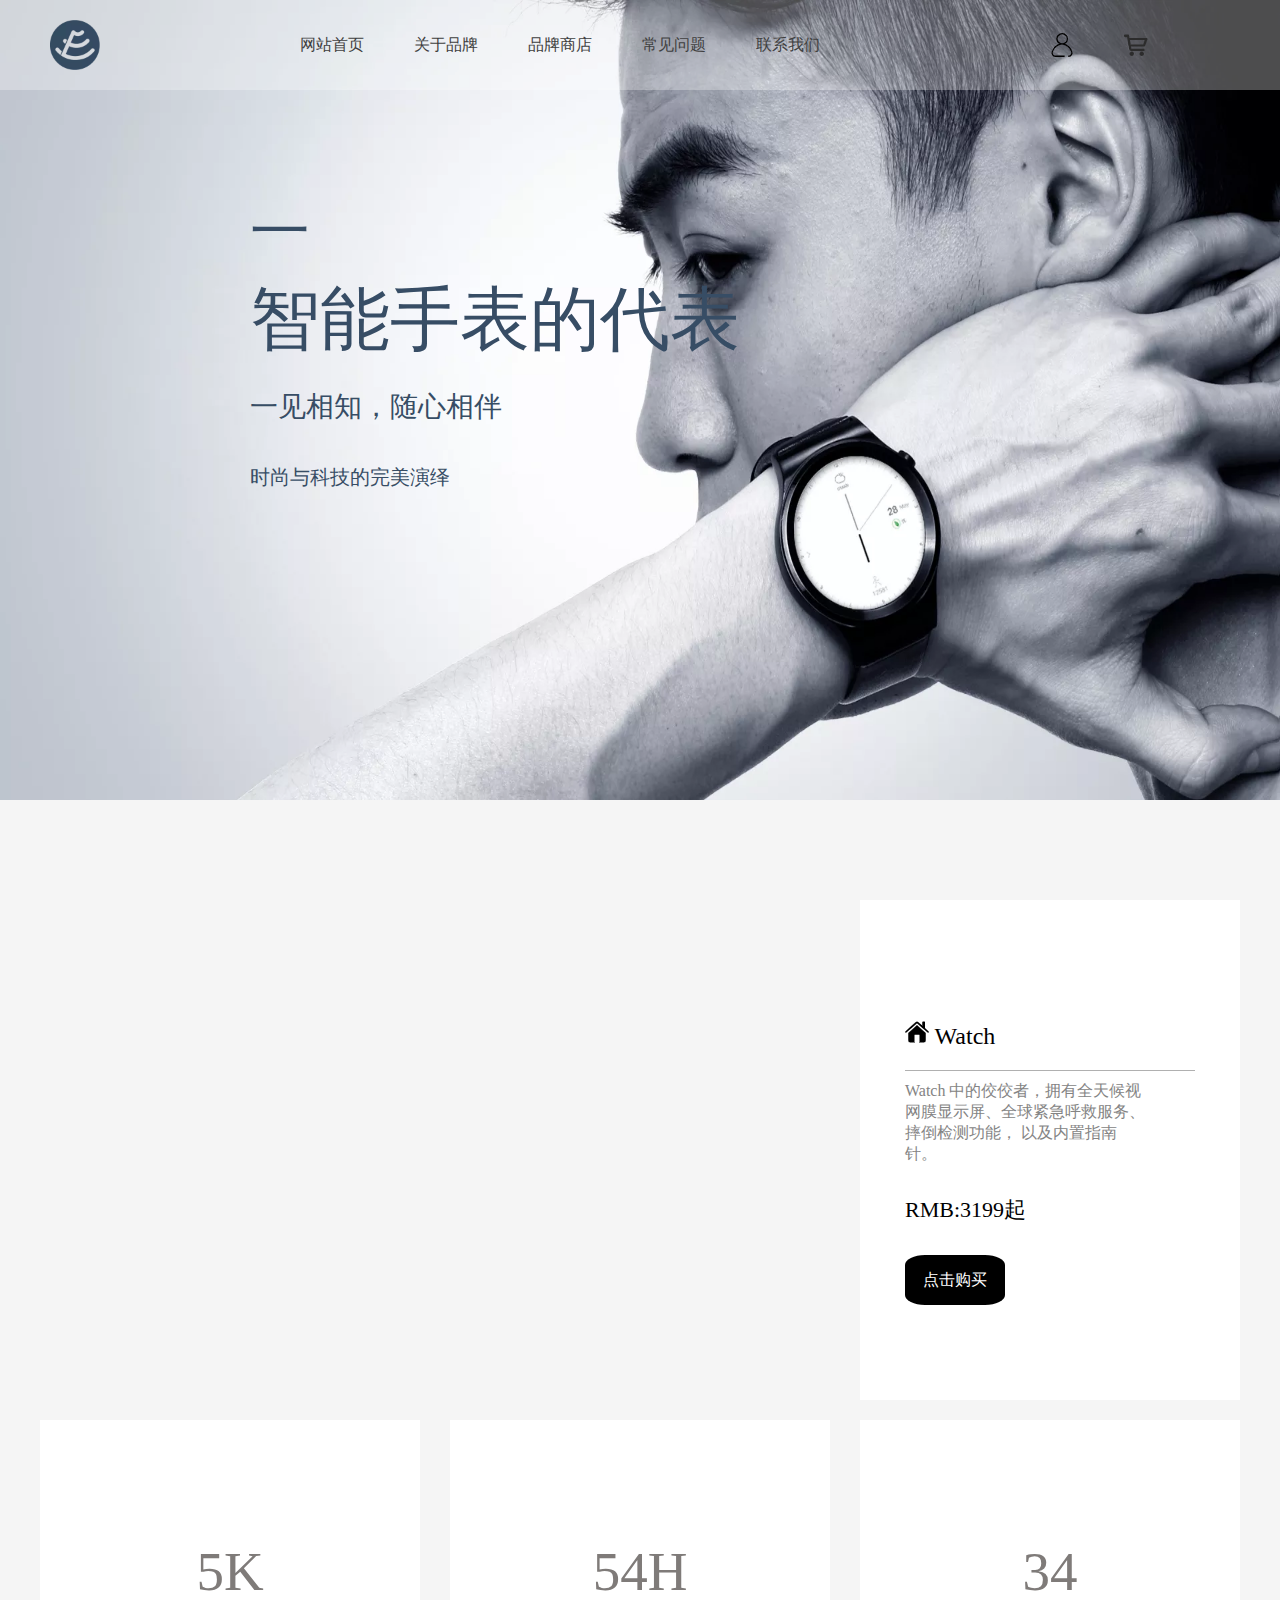
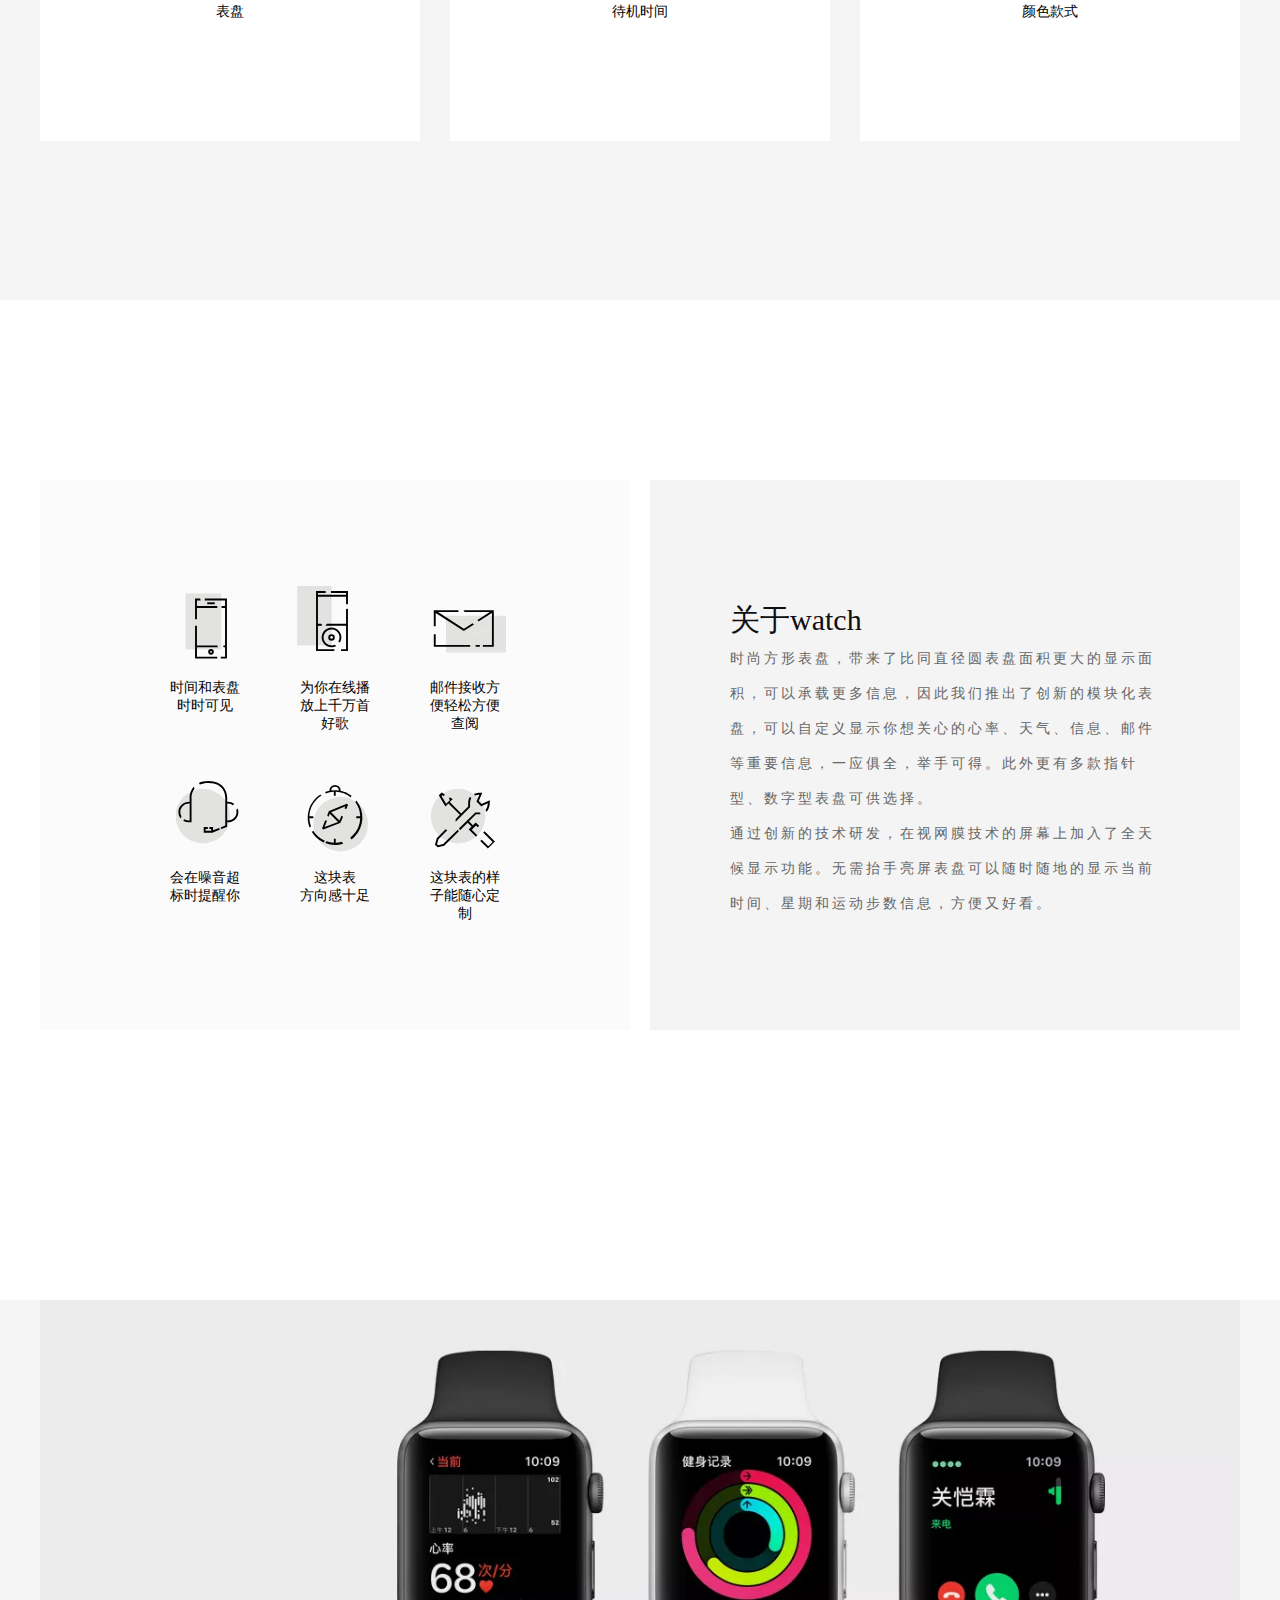
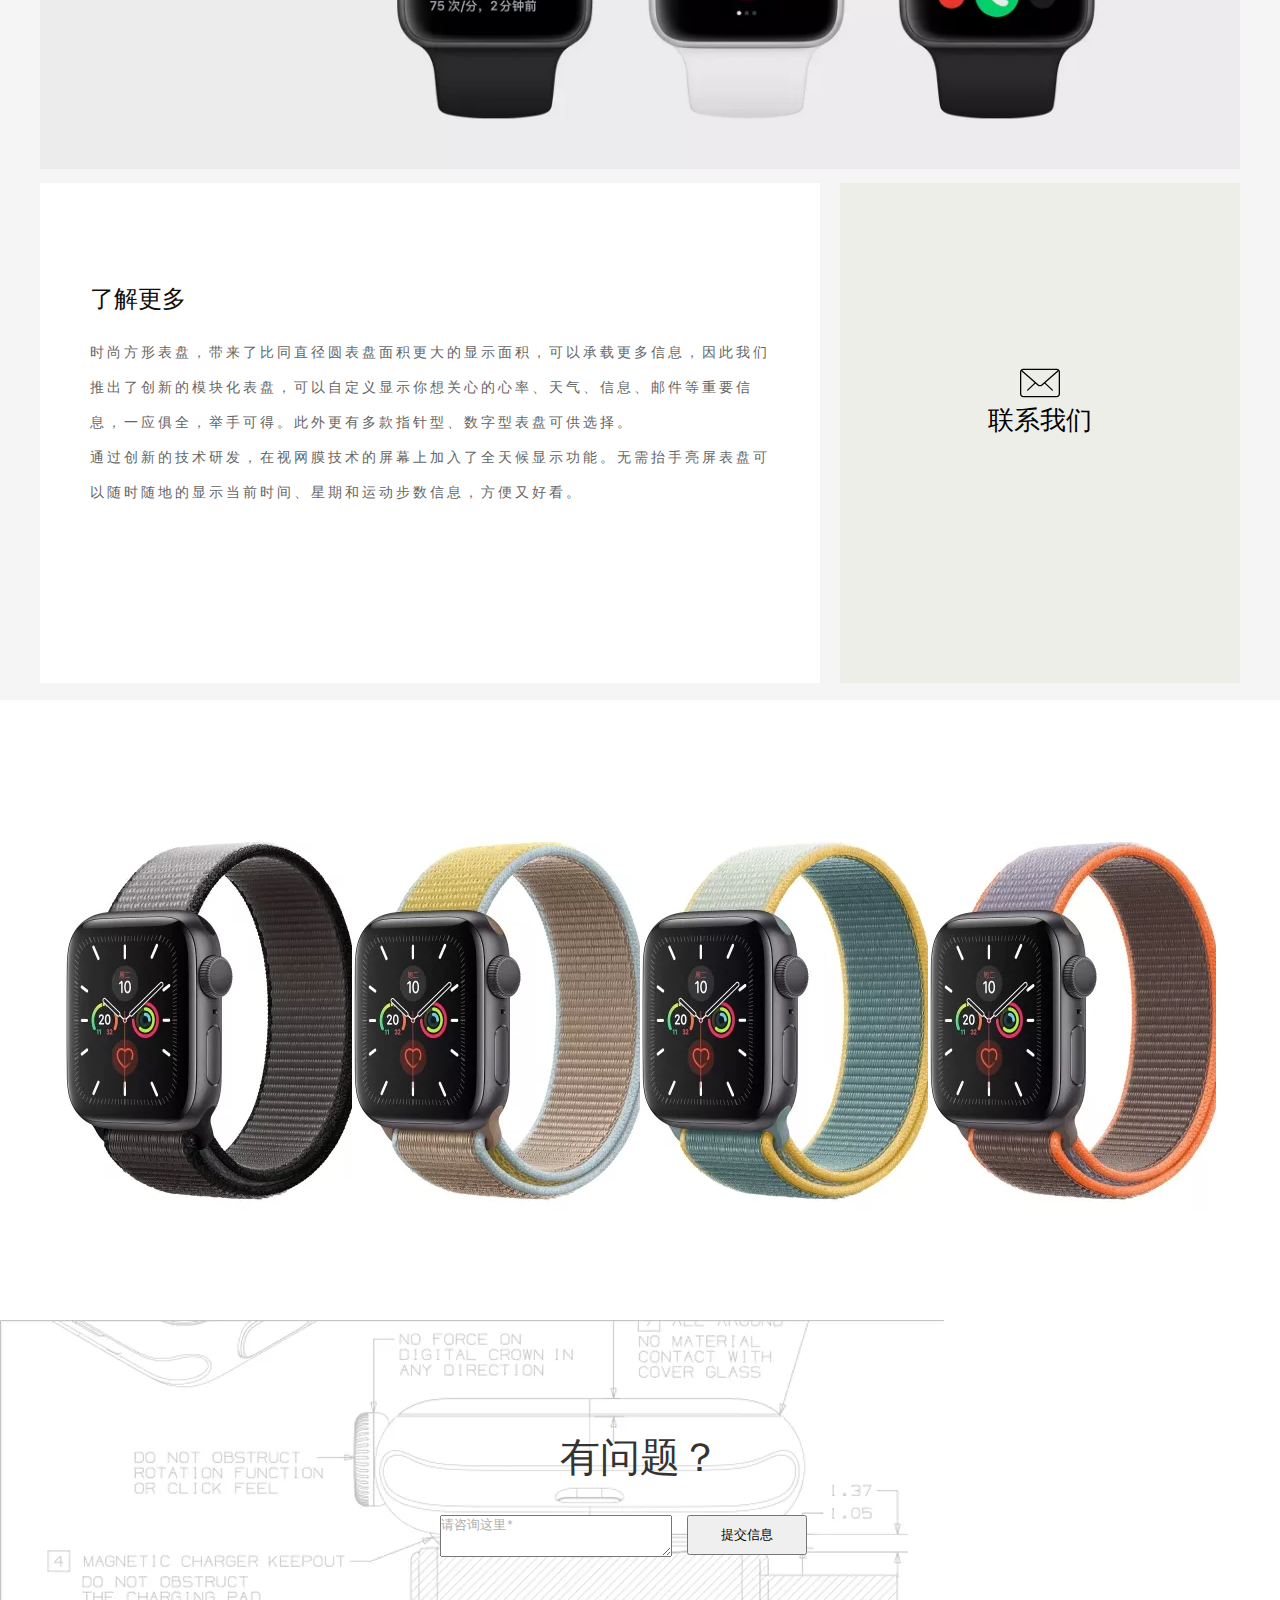
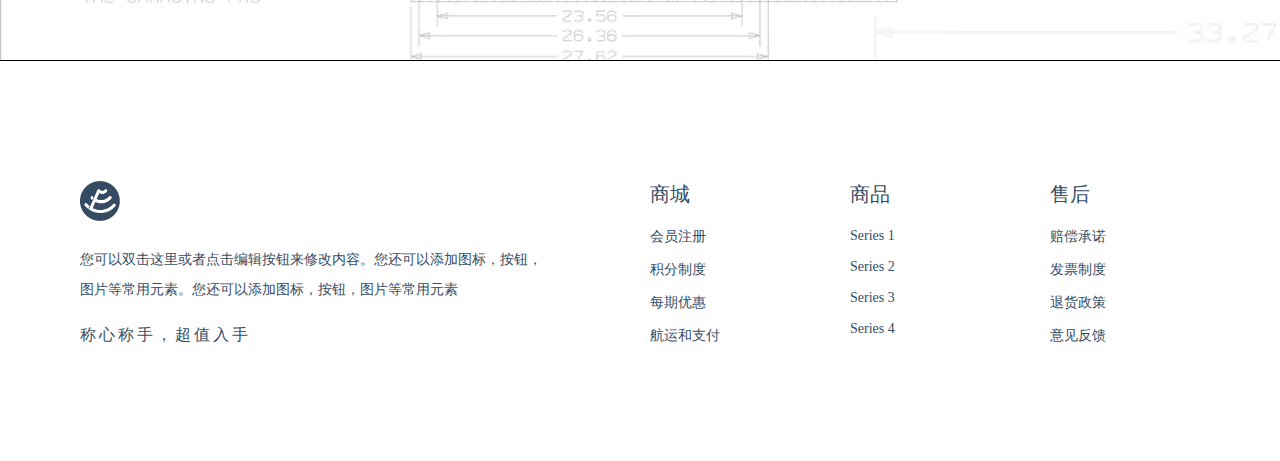
<file: 一个新起飞页站点/index.html>
<!DOCTYPE html>
<html>
	<head>
		<meta charset="utf-8" />
		<title>一个新起飞页站点</title>
		<link rel="stylesheet" type="text/css" href="css/index.css"/>
		<link rel="icon" type="text/css" href="img/logo.webp"/>
	</head>
	<body>
		<div class="box">
			<!-- header -->
			<div class="header">
				<div class="nav">
					<div class="con1">
						<img src="img/logo.webp" >
						<div class="nav1">
							<ul>
								<li><a href="index.html">网站首页</a></li>
								<li><a href="brand.html">关于品牌</a></li>
								<li><a href="BrandStore.html">品牌商店</a></li>
								<li><a href="questions.html">常见问题</a></li>
								<li><a href="contact.html">联系我们</a></li>
							</ul>
						</div>
						<div class="nav2">
							<ul>
								<li>
									<a href="register.html" >
										<img src="img/personal.png" >
									</a>
								</li>
								<li>
									<a href="cart.html"><img src="img/shopcar.png" ></a>
									<div class="shop-show">购物车里没有商品</div>
								</li>
							</ul>
						</div>
					</div>
				</div>
				
				<!--  -->
				<div class="words">
					<span class="one">一</span>
					<span class="two">智能手表的代表</span>
					<span class="three">一见相知，随心相伴</span>
					<span class="four">时尚与科技的完美演绎</span>
				</div>
			</div>
			
			<!-- watch -->
			<div class="watch">
				<div class="con2">
					<div class="pic">
						<!-- <img src="img/watch-one.webp" > -->
					</div>
					<div class="intro">
						<div class="title">
							<img src="img/house.png" >
							<span>Watch</span>
						</div>
						<div class="desc">
							Watch 中的佼佼者，拥有全天候视网膜显示屏、全球紧急呼救服务、摔倒检测功能，								以及内置指南针。
						</div>
						<div class="price">RMB:3199起</div>
						<div class="buy">
							<a href="">点击购买</a>
						</div>
					</div>
					<div class="intro1">
						<span>5K</span>
						<div>表盘</div>
					</div>
					<div class="intro1">
						<span>54H</span>
						<div>待机时间</div>
					</div>
					<div class="intro1">
						<span>34</span>
						<div>颜色款式</div>
					</div>
				</div>
			</div>
			
			<!-- about watch -->
			<div class="about">
				<div class="con3">
					<div class="about-left">
						<div class="about-pic">
							<ul>
								<li>
									<img src="img/a-pic1.svg" >
									<span>时间和表盘时时可见</span>
								</li>
								<li>
									<img src="img/a-pic2.svg" >
									<span>为你在线播放上千万首好歌</span>
								</li>
								<li>
									<img src="img/a-pic3.svg" >
									<span>邮件接收方便轻松方便查阅</span>
								</li>
							</ul>
						</div>
						<div class="about-pic">
							<ul>
								<li>
									<img src="img/a-pic4.svg" >
									<span>会在噪音超标时提醒你</span>
								</li>
								<li>
									<img src="img/a-pic5.svg" >
									<span>这块表<br>方向感十足</span>
								</li>
								<li>
									<img src="img/a-pic6.svg" >
									<span>这块表的样子能随心定制</span>
								</li>
							</ul>
						</div>
					</div>
					<div class="about-right">
						<div class="about-watch">
							<div>关于watch</div>
							<span>时尚方形表盘，带来了比同直径圆表盘面积更大的显示面积，可以承载更多信息，因此我们推出了创新的模块化表盘，可以自定义显示你想关心的心率、天气、信息、邮件等重要信息，一应俱全，举手可得。此外更有多款指针型、数字型表盘可供选择。</span>
							<span>通过创新的技术研发，在视网膜技术的屏幕上加入了全天候显示功能。无需抬手亮屏表盘可以随时随地的显示当前时间、星期和运动步数信息，方便又好看。</span>
						</div>
					</div>
				</div>
			</div>
		
			<!-- more -->
			<div class="more">
				<div class="con4">
					<img src="img/more-top.webp" alt="">
					<div class="more1">
						<div class="know">
							<div>了解更多</div>
							<span>时尚方形表盘，带来了比同直径圆表盘面积更大的显示面积，可以承载更多信息，因此我们推出了创新的模块化表盘，可以自定义显示你想关心的心率、天气、信息、邮件等重要信息，一应俱全，举手可得。此外更有多款指针型、数字型表盘可供选择。</span>
							<span>通过创新的技术研发，在视网膜技术的屏幕上加入了全天候显示功能。无需抬手亮屏表盘可以随时随地的显示当前时间、星期和运动步数信息，方便又好看。</span>
						</div>
						<div class="contact">
							<img src="img/email.svg" >
							<div>联系我们</div>
						</div>
					</div>
				</div>
			</div>
			
			<!-- show -->
			<div class="show">
				<div class="con5">
					<div class="show-list">
						<div class="inner">
							<p><a href="">Series 1</a></p>
							<span>健康生活好伙伴</span>
						</div>
						<!-- <img src="img/watch1.webp" > -->
					</div>
					<div class="show-list">
						<div class="inner">
							<p><a href="">Series 2</a></p>
							<span>健康生活好伙伴</span>
						</div>
					</div>
					<div class="show-list">
						<div class="inner">
							<p><a href="">Series 3</a></p>
							<span>健康生活好伙伴</span>
						</div>
					</div>
					<div class="show-list">
						<div class="inner">
							<p><a href="">Series 4</a></p>
							<span>健康生活好伙伴</span>
						</div>
					</div>
					<!-- <div class="show-list"></div> -->
				</div>
			</div>
		
			<!-- question  有问题？ -->
			<div class="question">
				<div class="con6">
					<div class="question1">有问题？</div>
					<div class="btn">
						<!-- <input type="text" class="inform" > -->
						<textarea class="inform" >请咨询这里*</textarea>
						<input type="submit" value="提交信息" class="sub">
					</div>
					
				</div>
			</div>
		
		
			<!-- 页尾 footer -->
			<div class="footer">
				<div class="con7">
					<div class="message">
						<div class="f-logo"><img src="img/logo.webp" ></div>
						<span>您可以双击这里或者点击编辑按钮来修改内容。您还可以添加图标，按钮，图片等常用元素。您还可以添加图标，按钮，图片等常用元素</span>
						<p>称心称手，超值入手</p>
					</div>
					<div class="store">
						<dl>
							<dt>售后</dt>
							<dd>赔偿承诺</dd>
							<dd>发票制度</dd>
							<dd>退货政策</dd>
							<dd>意见反馈</dd>
						</dl>
					</div>
					<div class="store">
						<dl>
							<dt>商品</dt>
							<dd>Series 1</dd>
							<dd>Series 2</dd>
							<dd>Series 3</dd>
							<dd>Series 4</dd>
						</dl>
					</div>
					<div class="store">
						<dl>
							<dt>商城</dt>
							<dd>会员注册</dd>
							<dd>积分制度</dd>
							<dd>每期优惠</dd>
							<dd>航运和支付</dd>
						</dl>
					</div>
					
				</div>
			</div>
			
		</div>
			
	</body>
</html>
</file>
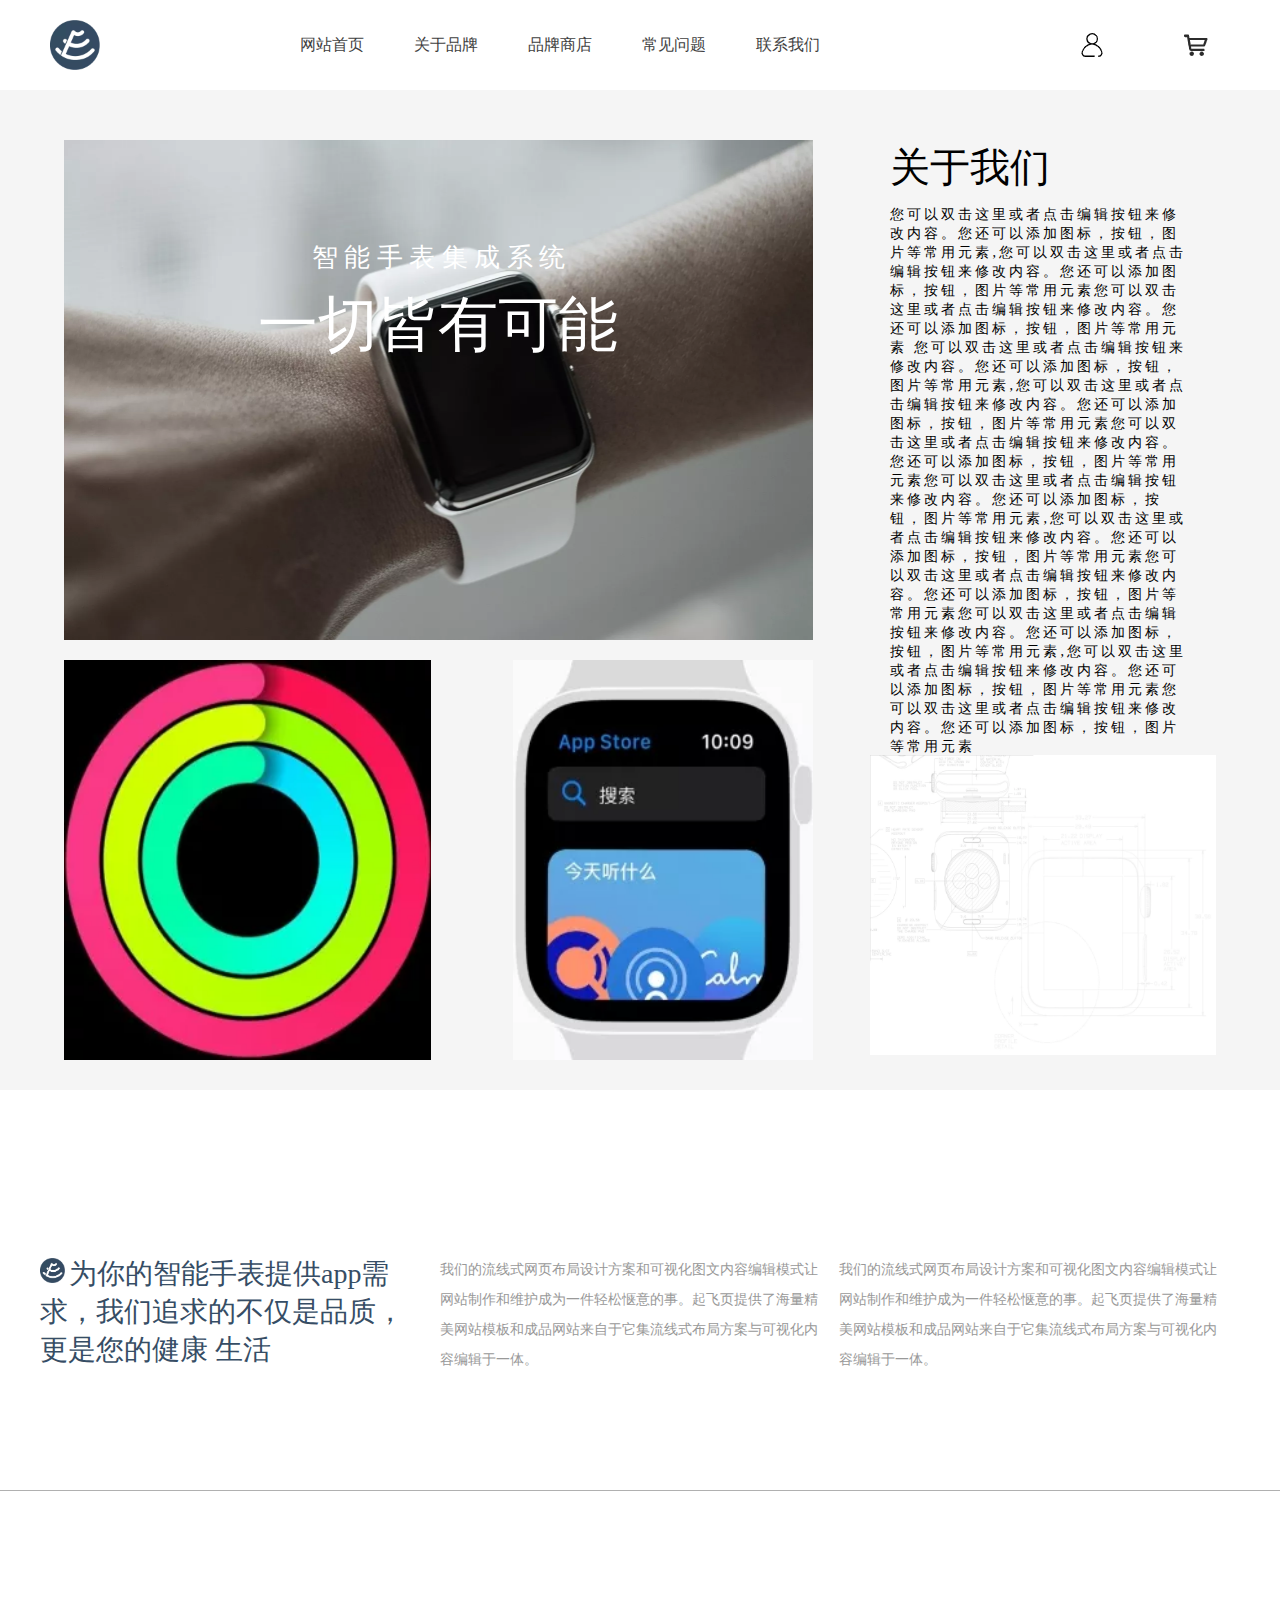
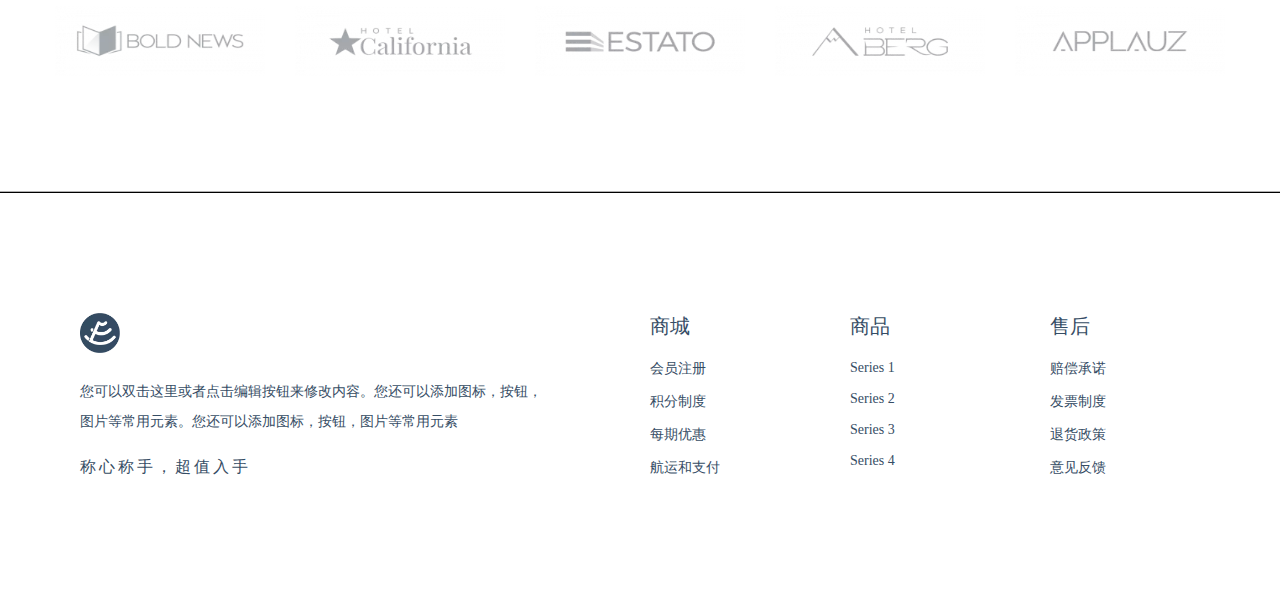
<file: 一个新起飞页站点/brand.html>
<!DOCTYPE html>
<html>
	<head>
		<meta charset="utf-8">
		<title>一个新起飞页站点|关于品牌</title>
		<link rel="stylesheet" href="css/brand.css">
		<link rel="icon" type="text/css" href="img/logo.webp"/>
	</head>
	<body>
		<div class="box">
			<!-- 导航栏 -->
			<div class="nav">
				
				<div class="con1">
					<img src="img/logo.webp" >
					<div class="nav1">
						<ul>
							<li><a href="index.html">网站首页</a></li>
							<li><a href="brand.html">关于品牌</a></li>
							<li><a href="BrandStore.html">品牌商店</a></li>
							<li><a href="questions.html">常见问题</a></li>
							<li><a href="contact.html">联系我们</a></li>
						</ul>
					</div>
					<div class="nav2">
						<ul>
							<li><a href="register.html"><img src="img/personal.png" ></a></li>
							<li>
								<a href="cart.html"><img src="img/shopcar.png" ></a>
								<div class="shop-show">购物车里没有商品</div>
							</li>
						</ul>
					</div>
				</div>
			</div>
			
			<!-- 关于我们  主体 -->
			<div class="main">
				<div class="con2">
					<div class="con2-left">
						<div class="left-top">
							<div class="inner1">智 能 手 表 集 成 系 统</div>
							<div class="inner2">一切皆有可能</div>
						</div>
						<div class="left-bot">
							<div class="pic-left"></div>
							<div class="pic-right"></div>
						</div>
					</div>
					<div class="con2-right">
						<div class="right-top">
							<p>关于我们</p>
							<span>
								您可以双击这里或者点击编辑按钮来修改内容。您还可以添加图标，按钮，图片等常用元素,您可以双击这里或者点击编辑按钮来修改内容。您还可以添加图标，按钮，图片等常用元素您可以双击这里或者点击编辑按钮来修改内容。您还可以添加图标，按钮，图片等常用元素 您可以双击这里或者点击编辑按钮来修改内容。您还可以添加图标，按钮，图片等常用元素,您可以双击这里或者点击编辑按钮来修改内容。您还可以添加图标，按钮，图片等常用元素您可以双击这里或者点击编辑按钮来修改内容。您还可以添加图标，按钮，图片等常用元素您可以双击这里或者点击编辑按钮来修改内容。您还可以添加图标，按钮，图片等常用元素,您可以双击这里或者点击编辑按钮来修改内容。您还可以添加图标，按钮，图片等常用元素您可以双击这里或者点击编辑按钮来修改内容。您还可以添加图标，按钮，图片等常用元素您可以双击这里或者点击编辑按钮来修改内容。您还可以添加图标，按钮，图片等常用元素,您可以双击这里或者点击编辑按钮来修改内容。您还可以添加图标，按钮，图片等常用元素您可以双击这里或者点击编辑按钮来修改内容。您还可以添加图标，按钮，图片等常用元素
							</span>
						</div>
						<div class="right-bot"></div>
					</div>
				</div>
			</div>
			
			<!-- main2  三块 文字 -->
			<div class="main2">
				<div class="con3">
					<div class="one">
						<img src="img/logo.webp" >
						<span>为你的智能手表提供app需求，我们追求的不仅是品质，更是您的健康							生活
						</span>
						
					</div>
					<div class="one">
						<small>我们的流线式网页布局设计方案和可视化图文内容编辑模式让网站制作和维护成为一件轻松惬意的事。起飞页提供了海量精美网站模板和成品网站来自于它集流线式布局方案与可视化内容编辑于一体。</small>
					</div>
					<div class="one">
						<small>我们的流线式网页布局设计方案和可视化图文内容编辑模式让网站制作和维护成为一件轻松惬意的事。起飞页提供了海量精美网站模板和成品网站来自于它集流线式布局方案与可视化内容编辑于一体。</small>
					</div>
				</div>
			</div>
			
			<!-- main3   一排轮播图片 -->
			<div class="main3">
				<div class="con4">
					<div><img src="img/1.webp" ></div>
					<div><img src="img/2.webp" ></div>
					<div><img src="img/3.webp" ></div>
					<div><img src="img/4.webp" ></div>
					<div><img src="img/5.webp" ></div>
				</div>
			</div>
			<!-- 页尾 footer -->
			<div class="footer">
				<div class="con7">
					<div class="message">
						<div class="f-logo"><img src="img/logo.webp" ></div>
						<span>您可以双击这里或者点击编辑按钮来修改内容。您还可以添加图标，按钮，图片等常用元素。您还可以添加图标，按钮，图片等常用元素</span>
						<p>称心称手，超值入手</p>
					</div>
					<div class="store">
						<dl>
							<dt>售后</dt>
							<dd>赔偿承诺</dd>
							<dd>发票制度</dd>
							<dd>退货政策</dd>
							<dd>意见反馈</dd>
						</dl>
					</div>
					<div class="store">
						<dl>
							<dt>商品</dt>
							<dd>Series 1</dd>
							<dd>Series 2</dd>
							<dd>Series 3</dd>
							<dd>Series 4</dd>
						</dl>
					</div>
					<div class="store">
						<dl>
							<dt>商城</dt>
							<dd>会员注册</dd>
							<dd>积分制度</dd>
							<dd>每期优惠</dd>
							<dd>航运和支付</dd>
						</dl>
					</div>
					
				</div>
			</div>
		</div>
	</body>
</html>
</file>
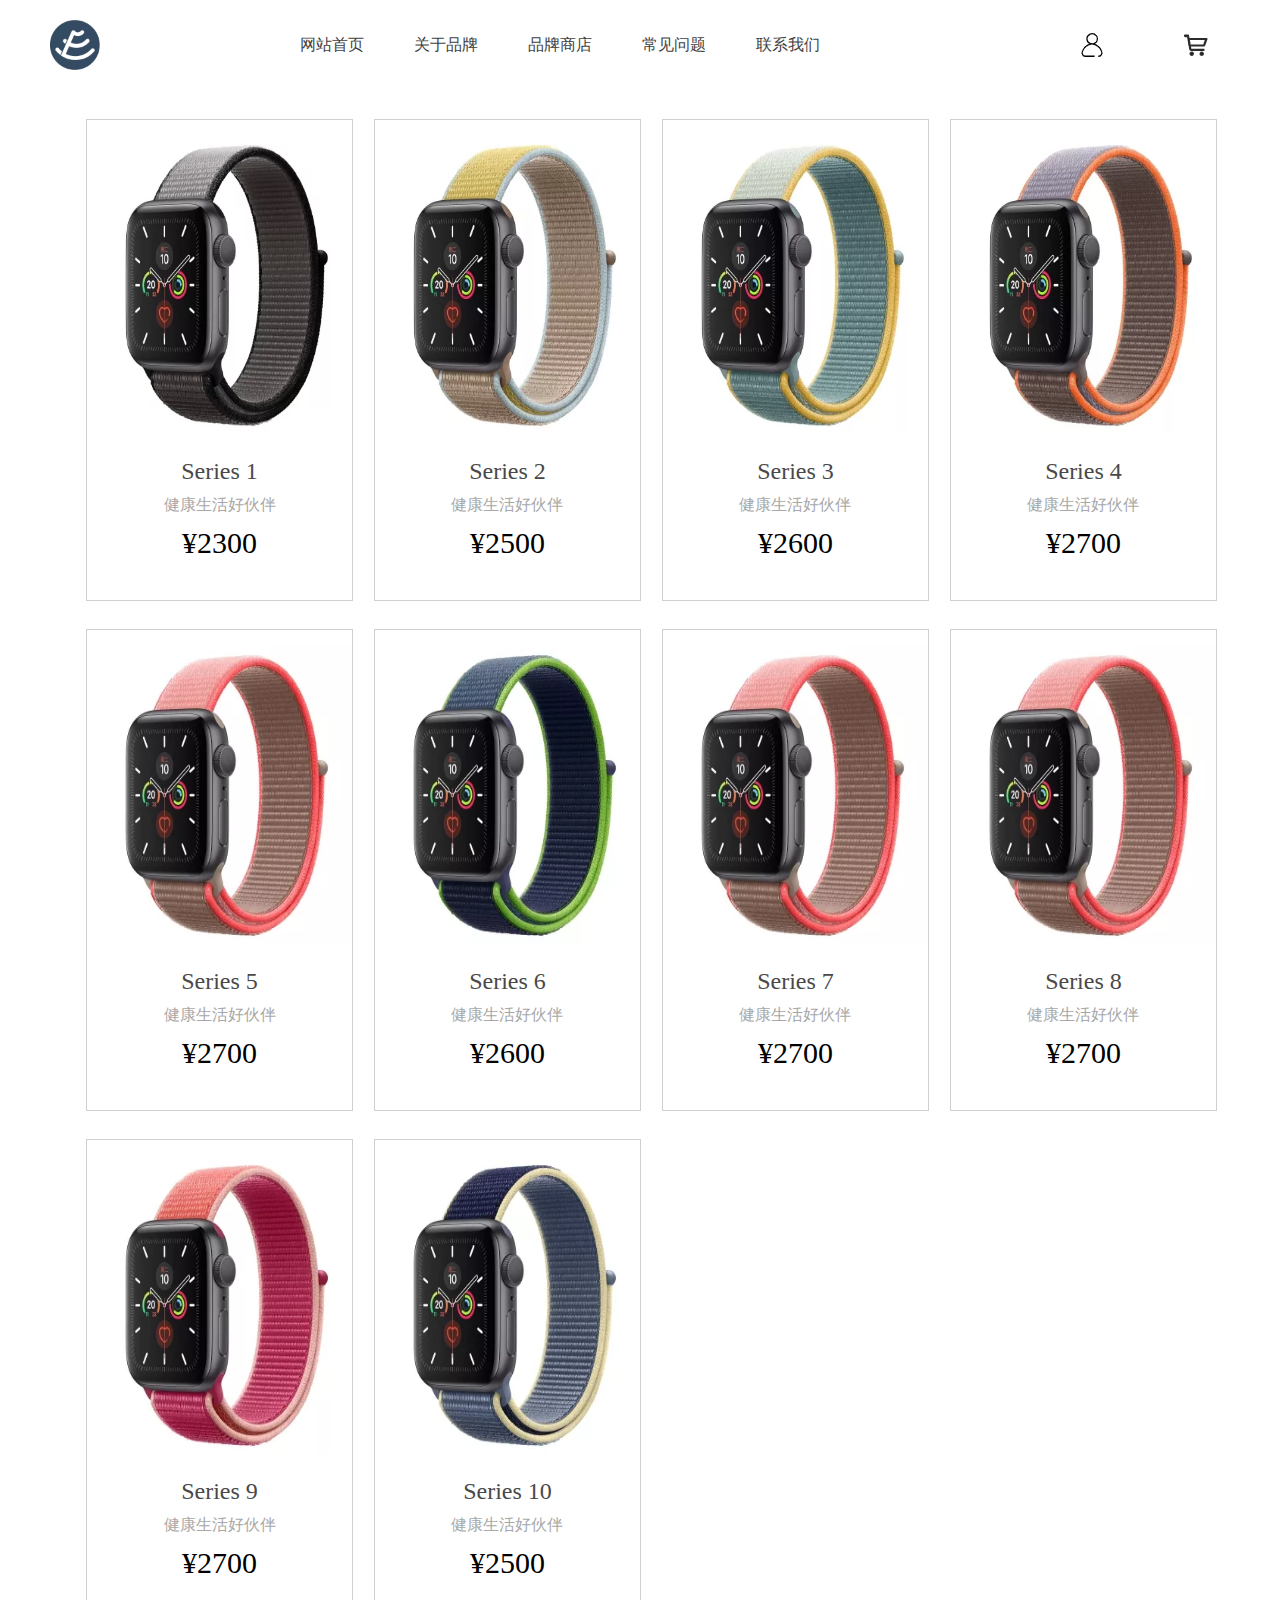
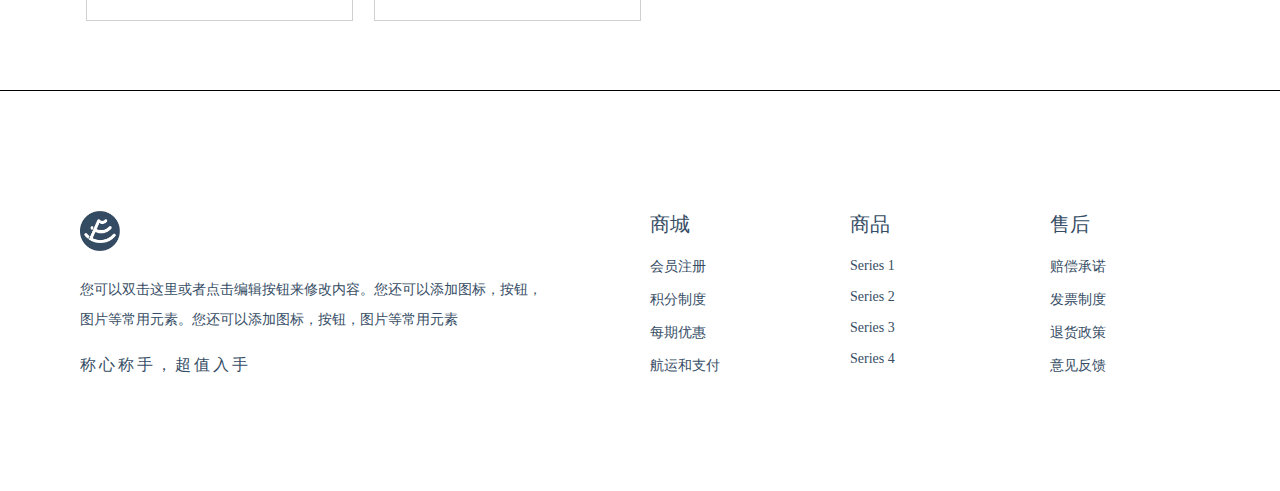
<file: 一个新起飞页站点/BrandStore.html>
<!DOCTYPE html>
<html>
	<head>
		<meta charset="utf-8">
		<title>一个新起飞页站点|品牌商店</title>
		<link rel="stylesheet" type="text/css" href="css/BrandStore.css"/>
		<link rel="icon" type="text/css" href="img/logo.webp"/>
	</head>
	<body>
		<div class="box">
			<!-- 导航栏 -->
			<div class="nav">
				
				<div class="con1">
					<img src="img/logo.webp" >
					<div class="nav1">
						<ul>
							<li><a href="index.html">网站首页</a></li>
							<li><a href="brand.html">关于品牌</a></li>
							<li><a href="#">品牌商店</a></li>
							<li><a href="questions.html">常见问题</a></li>
							<li><a href="contact.html">联系我们</a></li>
						</ul>
					</div>
					<div class="nav2">
						<ul>
							<li><a href="register.html"><img src="img/personal.png" ></a></li>
							<li>
								<a href="cart.html"><img src="img/shopcar.png" ></a>
								<div class="shop-show">购物车里没有商品</div>
							</li>
						</ul>
					</div>
				</div>
			</div>
		
			<!-- main -->
			<div class="main">
				<div class="inner">
					<a href="series1.html"><img src="img/watch1.webp" ></a>
					<div class="series">Series 1</div>
					<div class="parter">健康生活好伙伴</div>
					<div class="price">¥2300</div>
				</div>
				<div class="inner">
					<a href="">	<img src="img/watch2.webp" ></a>
					<div class="series">Series 2</div>
					<div class="parter">健康生活好伙伴</div>
					<div class="price">¥2500</div>
				</div>
				<div class="inner">
					<a href="">	<img src="img/watch3.webp" ></a>
					<div class="series">Series 3</div>
					<div class="parter">健康生活好伙伴</div>
					<div class="price">¥2600</div>
				</div>
				<div class="inner">
					<a href="">	<img src="img/watch4.webp" ></a>
					<div class="series">Series 4</div>
					<div class="parter">健康生活好伙伴</div>
					<div class="price">¥2700</div>
				</div>
				<div class="inner">
					<a href="">	<img src="img/watch5.webp" ></a>
					<div class="series">Series 5</div>
					<div class="parter">健康生活好伙伴</div>
					<div class="price">¥2700</div>
				</div>
				<div class="inner">
					<a href="">	<img src="img/watch6.webp" ></a>
					<div class="series">Series 6</div>
					<div class="parter">健康生活好伙伴</div>
					<div class="price">¥2600</div>
				</div>
				<div class="inner">
					<a href="">	<img src="img/watch5.webp" ></a>
					<div class="series">Series 7</div>
					<div class="parter">健康生活好伙伴</div>
					<div class="price">¥2700</div>
				</div>
				<div class="inner">
					<a href="">	<img src="img/watch8.webp" ></a>
					<div class="series">Series 8</div>
					<div class="parter">健康生活好伙伴</div>
					<div class="price">¥2700</div>
				</div>
				<div class="inner">
					<a href="">	<img src="img/watch9.webp" ></a>
					<div class="series">Series 9</div>
					<div class="parter">健康生活好伙伴</div>
					<div class="price">¥2700</div>
				</div>
				<div class="inner">
					<a href="">	<img src="img/watch10.webp" ></a>
					<div class="series">Series 10</div>
					<div class="parter">健康生活好伙伴</div>
					<div class="price">¥2500</div>
				</div>
			</div>
		
			<!-- 页尾 footer -->
			<div class="footer">
				<div class="con7">
					<div class="message">
						<div class="f-logo"><img src="img/logo.webp" ></div>
						<span>您可以双击这里或者点击编辑按钮来修改内容。您还可以添加图标，按钮，图片等常用元素。您还可以添加图标，按钮，图片等常用元素</span>
						<p>称心称手，超值入手</p>
					</div>
					<div class="store">
						<dl>
							<dt>售后</dt>
							<dd>赔偿承诺</dd>
							<dd>发票制度</dd>
							<dd>退货政策</dd>
							<dd>意见反馈</dd>
						</dl>
					</div>
					<div class="store">
						<dl>
							<dt>商品</dt>
							<dd>Series 1</dd>
							<dd>Series 2</dd>
							<dd>Series 3</dd>
							<dd>Series 4</dd>
						</dl>
					</div>
					<div class="store">
						<dl>
							<dt>商城</dt>
							<dd>会员注册</dd>
							<dd>积分制度</dd>
							<dd>每期优惠</dd>
							<dd>航运和支付</dd>
						</dl>
					</div>
					
				</div>
			</div>
		</div>
	</body>
</html>
</file>
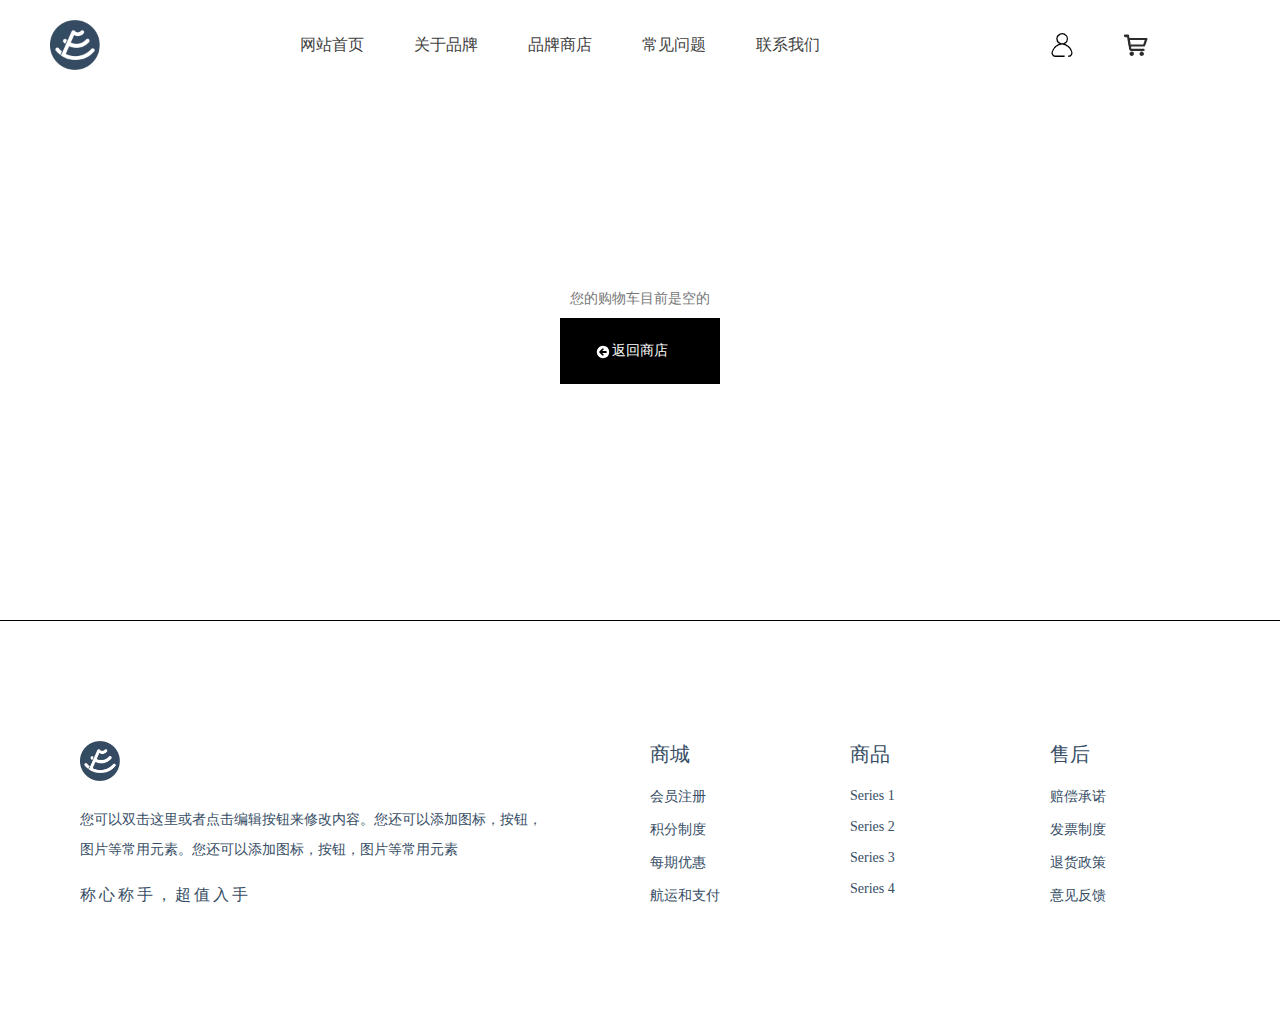
<file: 一个新起飞页站点/cart.html>
<!DOCTYPE html>
<html>
	<head>
		<meta charset="utf-8">
		<title>一个新起飞页站点|购物车</title>
		<link rel="stylesheet" href="css/cart.css">
		<link rel="icon" type="text/css" href="img/logo.webp"/>
	</head>
	<body>
		<div class="box">
			<!-- 导航栏 -->
			<div class="nav">
				<div class="con1">
					<img src="img/logo.webp" >
					<div class="nav1">
						<ul>
							<li><a href="index.html">网站首页</a></li>
							<li><a href="brand.html">关于品牌</a></li>
							<li><a href="BrandStore.html">品牌商店</a></li>
							<li><a href="questions.html">常见问题</a></li>
							<li><a href="contact.html">联系我们</a></li>
						</ul>
					</div>
					<div class="nav2">
						<ul>
							<li><a href="register.html"><img src="img/personal.png" ></a></li>
							<li>
								<a href=""><img src="img/shopcar.png" ></a>
								<div class="shop-show">购物车里没有商品</div>
							</li>
						</ul>
					</div>
				</div>
			</div>
		
			<!-- main -->
			<div class="main">
				<div class="con2">
					<p>您的购物车目前是空的</p>
					<a href="BrandStore.html">
						<img src="img/back1.png" >
						返回商店
					</a>
				</div>
			</div>
		
			<!-- 页尾 footer -->
			<div class="footer">
				<div class="con7">
					<div class="message">
						<div class="f-logo"><img src="img/logo.webp" ></div>
						<span>您可以双击这里或者点击编辑按钮来修改内容。您还可以添加图标，按钮，图片等常用元素。您还可以添加图标，按钮，图片等常用元素</span>
						<p>称心称手，超值入手</p>
					</div>
					<div class="store">
						<dl>
							<dt>售后</dt>
							<dd>赔偿承诺</dd>
							<dd>发票制度</dd>
							<dd>退货政策</dd>
							<dd>意见反馈</dd>
						</dl>
					</div>
					<div class="store">
						<dl>
							<dt>商品</dt>
							<dd>Series 1</dd>
							<dd>Series 2</dd>
							<dd>Series 3</dd>
							<dd>Series 4</dd>
						</dl>
					</div>
					<div class="store">
						<dl>
							<dt>商城</dt>
							<dd>会员注册</dd>
							<dd>积分制度</dd>
							<dd>每期优惠</dd>
							<dd>航运和支付</dd>
						</dl>
					</div>
					
				</div>
			</div>
		</div>
	</body>
</html>
</file>
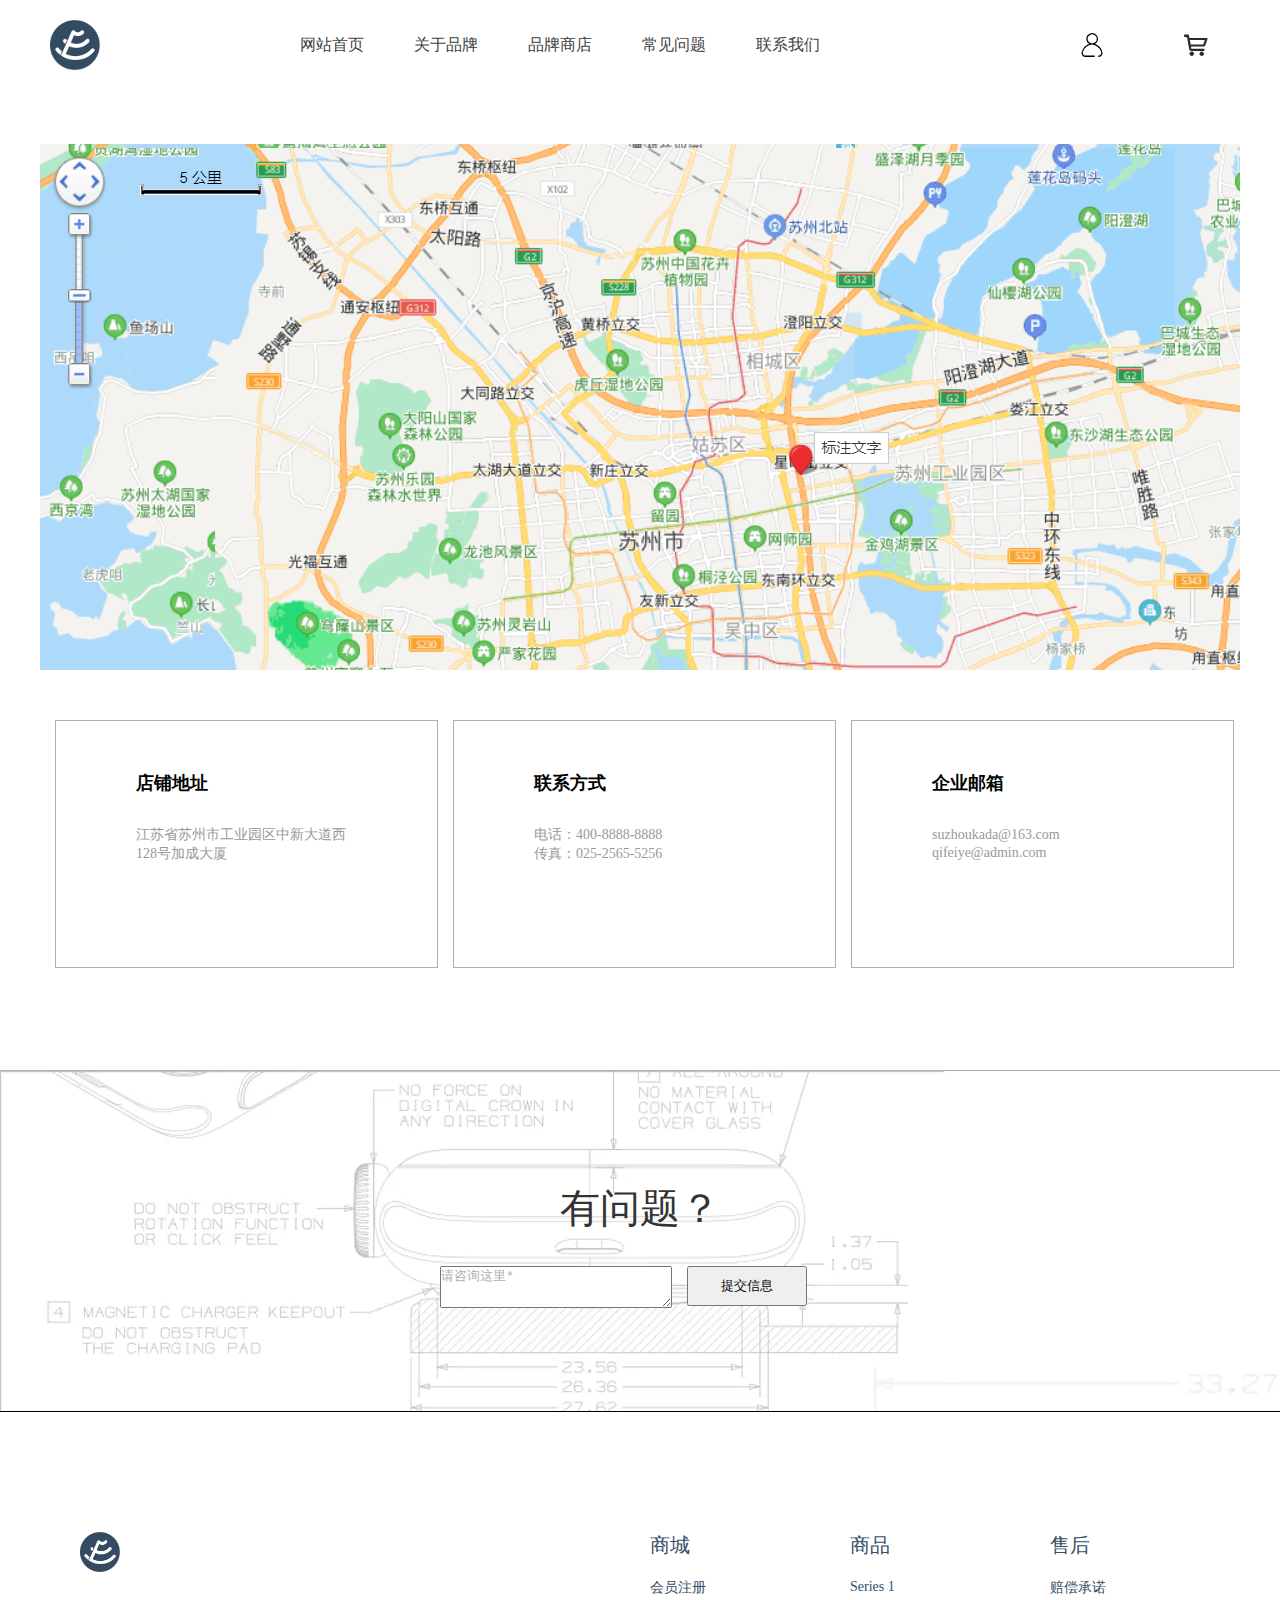
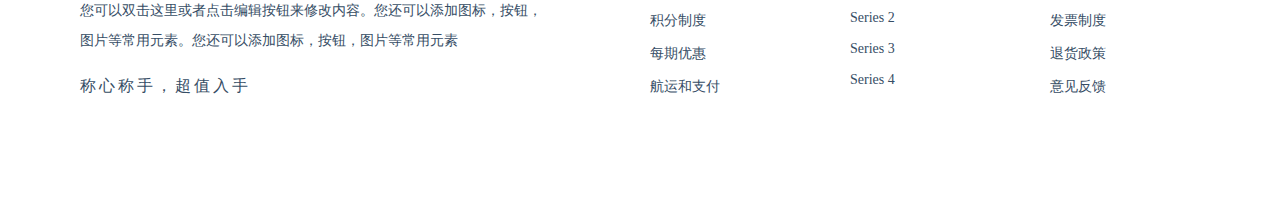
<file: 一个新起飞页站点/contact.html>
<!DOCTYPE html>
<html>
	<head>
		<meta charset="utf-8">
		<title>一个新起飞页站点|联系我们</title>
		<link rel="stylesheet" type="text/css" href="css/contact.css"/>
		<link rel="icon" type="text/css" href="img/logo.webp"/>
	</head>
	<body>
		<div class="box">
			<!-- 导航栏 -->
			<div class="nav">
				<div class="con1">
					<img src="img/logo.webp" >
					<div class="nav1">
						<ul>
							<li><a href="index.html">网站首页</a></li>
							<li><a href="brand.html">关于品牌</a></li>
							<li><a href="BrandStore.html">品牌商店</a></li>
							<li><a href="questions.html">常见问题</a></li>
							<li><a href="">联系我们</a></li>
						</ul>
					</div>
					<div class="nav2">
						<ul>
							<li><a href="register.html"><img src="img/personal.png" ></a></li>
							<li>
								<a href="cart.html"><img src="img/shopcar.png" ></a>
								<div class="shop-show">购物车里没有商品</div>
							</li>
						</ul>
					</div>
				</div>
			</div>
		
			<!-- map -->
			<div class="map">
				<div class="con2"></div>
			</div>
			
			<!-- contact-way -->
			<div class="contact">
				<div class="con3">
					<div>
						<h1>店铺地址</h1>
						<span>江苏省苏州市工业园区中新大道西128号加成大厦</span>
					</div>
					<div>
						<h1>联系方式</h1>
						<span>
							电话：400-8888-8888 <br>
							传真：025-2565-5256
						</span>
					</div>
					<div>
						<h1>企业邮箱</h1>
						<span>
							suzhoukada@163.com <br>
							qifeiye@admin.com
						</span>
					</div>
				</div>
			</div>
		
			<!-- question  有问题？ -->
			<div class="question">
				<div class="con6">
					<div class="question1">有问题？</div>
					<div class="btn">
						<!-- <input type="text" class="inform" > -->
						<textarea class="inform" >请咨询这里*</textarea>
						<input type="submit" value="提交信息" class="sub">
					</div>
					
				</div>
			</div>
					
					
			<!-- 页尾 footer -->
			<div class="footer">
				<div class="con7">
					<div class="message">
						<div class="f-logo"><img src="img/logo.webp" ></div>
						<span>您可以双击这里或者点击编辑按钮来修改内容。您还可以添加图标，按钮，图片等常用元素。您还可以添加图标，按钮，图片等常用元素</span>
						<p>称心称手，超值入手</p>
					</div>
					<div class="store">
						<dl>
							<dt>售后</dt>
							<dd>赔偿承诺</dd>
							<dd>发票制度</dd>
							<dd>退货政策</dd>
							<dd>意见反馈</dd>
						</dl>
					</div>
					<div class="store">
						<dl>
							<dt>商品</dt>
							<dd>Series 1</dd>
							<dd>Series 2</dd>
							<dd>Series 3</dd>
							<dd>Series 4</dd>
						</dl>
					</div>
					<div class="store">
						<dl>
							<dt>商城</dt>
							<dd>会员注册</dd>
							<dd>积分制度</dd>
							<dd>每期优惠</dd>
							<dd>航运和支付</dd>
						</dl>
					</div>
					
				</div>
			</div>
		
		</div>
		
	</body>
</html>
</file>
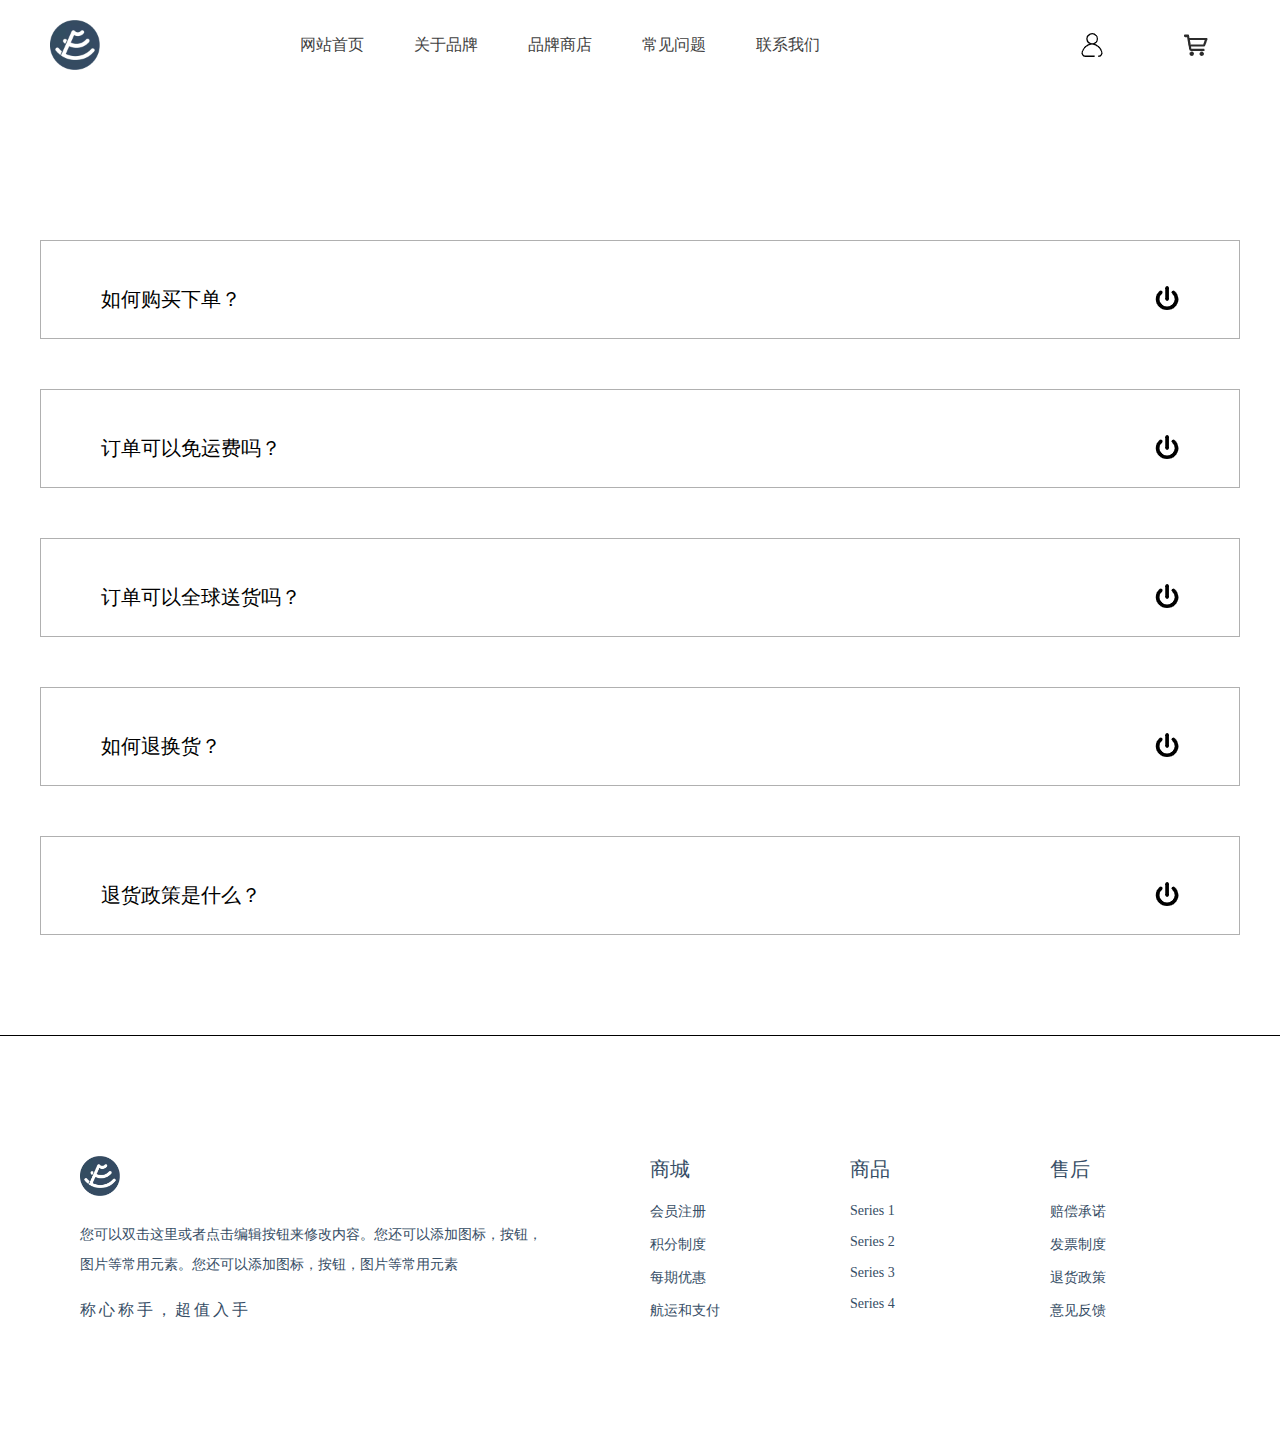
<file: 一个新起飞页站点/questions.html>
<!DOCTYPE html>
<html>
	<head>
		<meta charset="utf-8">
		<title>一个新起飞页站点|常见问题</title>
		<link rel="stylesheet" type="text/css" href="css/questions.css"/>
		<link rel="icon" type="text/css" href="img/logo.webp"/>
	</head>
	<body>
		<div class="box">
			<!-- 导航栏 -->
			<div class="nav">
				<div class="con1">
					<img src="img/logo.webp" >
					<div class="nav1">
						<ul>
							<li><a href="index.html">网站首页</a></li>
							<li><a href="brand.html">关于品牌</a></li>
							<li><a href="BrandStore.html">品牌商店</a></li>
							<li><a href="">常见问题</a></li>
							<li><a href="contact.html">联系我们</a></li>
						</ul>
					</div>
					<div class="nav2">
						<ul>
							<li><a href="register.html"><img src="img/personal.png" ></a></li>
							<li>
								<a href="cart.html"><img src="img/shopcar.png" ></a>
								<div class="shop-show">购物车里没有商品</div>
							</li>
						</ul>
					</div>
				</div>
			</div>
		
			<!-- main -->
			<div class="main">
				<div class="question1">
					<a href="##" id="but1" >
						<div class="problem">
							如何购买下单？
							<img src="img/switch.png" id="switch">
						</div>
					</a>
					<a href="#">
						<div class="disappear" id="dis">
							<span>我们的流线式网页布局设计方案和可视化图文内容编辑模式让网站制作和维护成为一件轻松惬意的事。起飞页提供了海量精美网站模板和成品网站，起飞页的核心竞争力来自于它集流线式布局方案与可视化内容编辑于一体，支持打字传图、自由拖拽，不需要专业编写代码，也没有其他建站工具的层叠式烦恼。</span>
						</div>
					</a>
				</div>
				
				<div class="question2">
					<a href="##" id="but2" >
						<div class="problem">
							订单可以免运费吗？
							<img src="img/switch.png" id="switch2">
						</div>
					</a>
					<a href="##" >
						<div class="disappear" id="dis2">
								<span>我们的流线式网页布局设计方案和可视化图文内容编辑模式让网站制作和维护成为一件轻松惬意的事。起飞页提供了海量精美网站模板和成品网站，起飞页的核心竞争力来自于它集流线式布局方案与可视化内容编辑于一体，支持打字传图、自由拖拽，不需要专业编写代码，也没有其他建站工具的层叠式烦恼。</span>
							</div>
					</a>
				</div>
				
				
				<div>
					<a href="##" id="but3" >
						<div class="problem">
							订单可以全球送货吗？
							<img src="img/switch.png" id="switch3">
						</div>
					</a>
					<a href="" >
						<div class="disappear" id="dis3">
							<span>我们的流线式网页布局设计方案和可视化图文内容编辑模式让网站制作和维护成为一件轻松惬意的事。起飞页提供了海量精美网站模板和成品网站，起飞页的核心竞争力来自于它集流线式布局方案与可视化内容编辑于一体，支持打字传图、自由拖拽，不需要专业编写代码，也没有其他建站工具的层叠式烦恼。</span>
						</div>
					</a>
					
				</div>
				<div>
					<a href="##" id="but4" >
						<div class="problem">
							如何退换货？
							<img src="img/switch.png" id="switch4">
						</div>
					</a>
					<a href="" >
						<div class="disappear" id="dis4">
							<span>我们的流线式网页布局设计方案和可视化图文内容编辑模式让网站制作和维护成为一件轻松惬意的事。起飞页提供了海量精美网站模板和成品网站，起飞页的核心竞争力来自于它集流线式布局方案与可视化内容编辑于一体，支持打字传图、自由拖拽，不需要专业编写代码，也没有其他建站工具的层叠式烦恼。</span>
						</div>
					</a>
					
				</div>
				<div>
					<a href="##" id="but5" >
						<div class="problem">
							退货政策是什么？
							<img src="img/switch.png" id="switch5">
						</div>
					</a>
					<a href="" >
						<div class="disappear" id="dis5">
							<span>我们的流线式网页布局设计方案和可视化图文内容编辑模式让网站制作和维护成为一件轻松惬意的事。起飞页提供了海量精美网站模板和成品网站，起飞页的核心竞争力来自于它集流线式布局方案与可视化内容编辑于一体，支持打字传图、自由拖拽，不需要专业编写代码，也没有其他建站工具的层叠式烦恼。</span>
						</div>
					</a>
					
				</div>
				
			</div>
			
			<!-- 页尾  footer -->
			<div class="footer">
				<div class="con7">
					<div class="message">
						<div class="f-logo"><img src="img/logo.webp" ></div>
						<span>您可以双击这里或者点击编辑按钮来修改内容。您还可以添加图标，按钮，图片等常用元素。您还可以添加图标，按钮，图片等常用元素</span>
						<p>称心称手，超值入手</p>
					</div>
					<div class="store">
						<dl>
							<dt>售后</dt>
							<dd>赔偿承诺</dd>
							<dd>发票制度</dd>
							<dd>退货政策</dd>
							<dd>意见反馈</dd>
						</dl>
					</div>
					<div class="store">
						<dl>
							<dt>商品</dt>
							<dd>Series 1</dd>
							<dd>Series 2</dd>
							<dd>Series 3</dd>
							<dd>Series 4</dd>
						</dl>
					</div>
					<div class="store">
						<dl>
							<dt>商城</dt>
							<dd>会员注册</dd>
							<dd>积分制度</dd>
							<dd>每期优惠</dd>
							<dd>航运和支付</dd>
						</dl>
					</div>
					
				</div>
			</div>
		</div>
		
		
		<script type="text/javascript">
			document.getElementById("but1").onclick = function(){
				// document.getElementById("dis").display = "block";
				var sobj = document.getElementById("switch");
				var disobj = document.getElementById("dis");
				
				if( sobj.getAttribute("src") == "img/switch.png" ){
					sobj.src = "img/finger-down.png";
					disobj.style.display ="block";
				}else{
					sobj.src = "img/switch.png";
					disobj.style.display ="none";
				}
				
			}
			
			document.getElementById("but2").onclick = function(){
				// document.getElementById("dis").display = "block";
				var sobj = document.getElementById("switch2");
				var disobj = document.getElementById("dis2");
				
				if( sobj.getAttribute("src") == "img/switch.png" ){
					sobj.src = "img/finger-down.png";
					disobj.style.display ="block";
				}else{
					sobj.src = "img/switch.png";
					disobj.style.display ="none";
				}
				
			}
			
			document.getElementById("but3").onclick = function(){
				// document.getElementById("dis").display = "block";
				var sobj = document.getElementById("switch3");
				var disobj = document.getElementById("dis3");
				
				if( sobj.getAttribute("src") == "img/switch.png" ){
					sobj.src = "img/finger-down.png";
					disobj.style.display ="block";
				}else{
					sobj.src = "img/switch.png";
					disobj.style.display ="none";
				}
				
			}
			
			document.getElementById("but4").onclick = function(){
				// document.getElementById("dis").display = "block";
				var sobj = document.getElementById("switch4");
				var disobj = document.getElementById("dis4");
				
				if( sobj.getAttribute("src") == "img/switch.png" ){
					sobj.src = "img/finger-down.png";
					disobj.style.display ="block";
				}else{
					sobj.src = "img/switch.png";
					disobj.style.display ="none";
				}
				
			}
			
			document.getElementById("but5").onclick = function(){
				// document.getElementById("dis").display = "block";
				var sobj = document.getElementById("switch5");
				var disobj = document.getElementById("dis5");
				
				if( sobj.getAttribute("src") == "img/switch.png" ){
					sobj.src = "img/finger-down.png";
					disobj.style.display ="block";
				}else{
					sobj.src = "img/switch.png";
					disobj.style.display ="none";
				}
				
			}
		</script>
	</body>
</html>
</file>
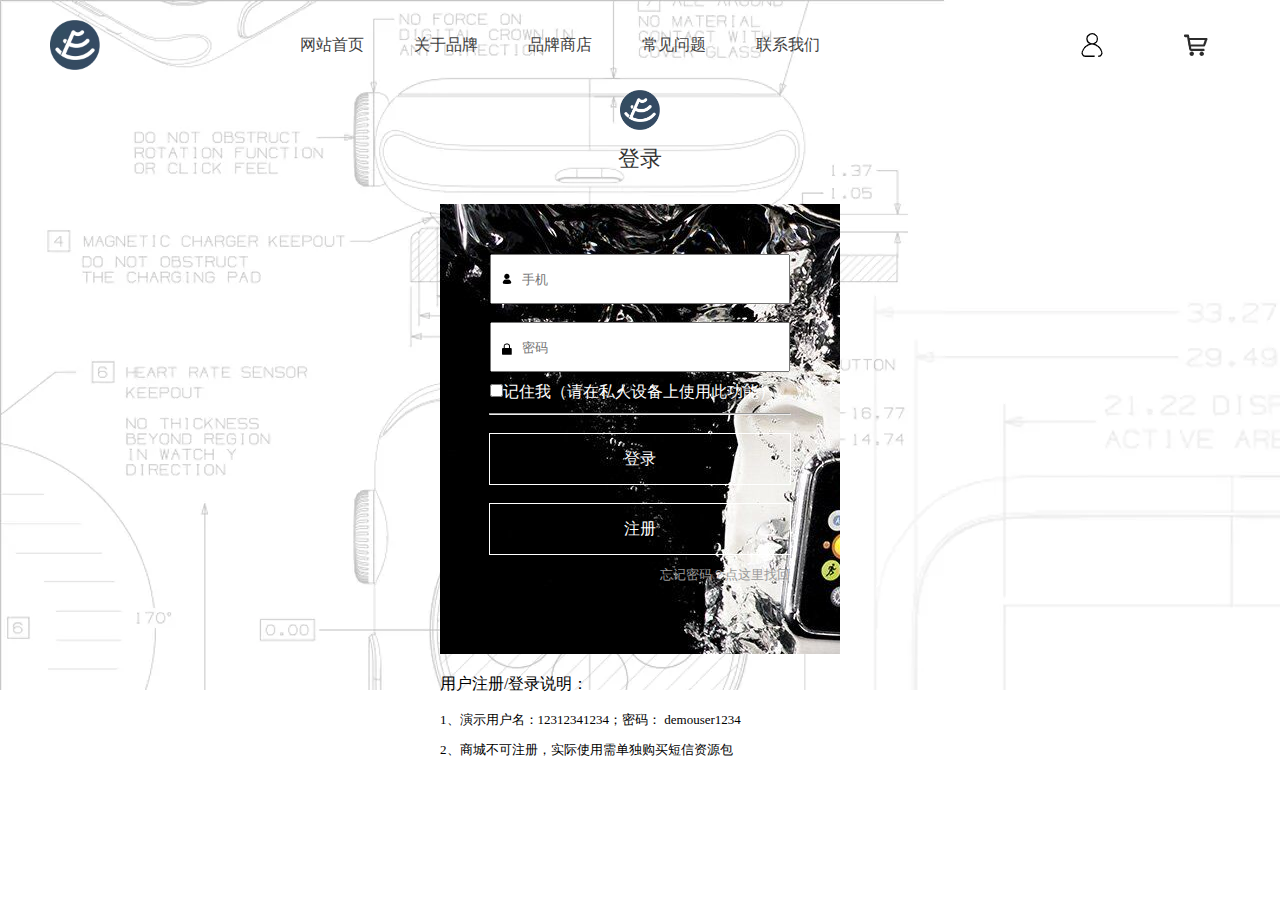
<file: 一个新起飞页站点/register.html>
<!DOCTYPE html>
<html>
	<head>
		<meta charset="utf-8">
		<title>一个新起飞页站点|登录</title>
		<link rel="stylesheet" href="css/register.css">
		<link rel="icon" type="text/css" href="img/logo.webp"/>
		
	</head>
	<body>
		<div class="box">
			<!-- 头部导航栏 -->
			<div class="nav">
				<div class="con1">
					<img src="img/logo.webp" >
					<div class="nav1">
						<ul>
							<li><a href="index.html">网站首页</a></li>
							<li><a href="brand.html">关于品牌</a></li>
							<li><a href="BrandStore.html">品牌商店</a></li>
							<li><a href="questions.html">常见问题</a></li>
							<li><a href="contact.html">联系我们</a></li>
						</ul>
					</div>
					<div class="nav2">
						<ul>
							<li><a href="register.html"><img src="img/personal.png" ></a></li>
							<li><a href="cart.html"><img src="img/shopcar.png" ></a></li>
						</ul>
					</div>
				</div>
			</div>
			
			<!-- 登录/注册主体部分 -->
			<div class="main">
				<div class="logo"><img src="img/logo.webp" ></div>
				<div class="title">登录</div>
				<!-- 登录界面 -->
				<div class="login">
					<img src="img/person.png" alt="" class="man">
					<img src="img/lock.png" class="lock">
					<input type="text" placeholder="手机" / class="user"> <br>
					<input type="text" placeholder="密码" / class="password">
					<div id="" class="check">
						<input type="checkbox" >记住我（请在私人设备上使用此功能）
					</div>
					<hr > <br>
					<a href="#" class="lo">登录</a> <br>
					<a href="#" class="re">注册</a>
					
					<a href="#" class="forget">忘记密码？点这里找回</a>
					
				</div>
				
				<!-- 注册界面 -->
				<div class="register">
					<img src="img/person.png" alt="" class="man1">
					<img src="img/lock.png" class="lock1">
					<input type="text" placeholder="电话号码" / class="user phone"> 
					<a href="" class="code">
						短信验证码<span style="color:red">*</span>
					</a>
					<input type="text"  / class="user"><br>
					<input type="text" placeholder="密码" / class="user mima"> <br>
					<input type="text" placeholder="再输一次密码" class="user1"> <br>
					<hr > <br>
					<a href="#" class="re">注册</a><br>
					<a href="" class="lo">登录</a> 
				</div>
				<div class="explain">
					<p>用户注册/登录说明：</p>
					<span>
						1、演示用户名：12312341234；密码： demouser1234 </span>
					<span>
						2、商城不可注册，实际使用需单独购买短信资源包</span>
				</div>
			</div>
		</div>
		
		<script src="js/jquery-3.5.1.min.js" type="text/javascript" charset="utf-8"></script>
		<script src="js/login.js" type="text/javascript" charset="utf-8"></script>
		
		
	</body>
</html>
</file>
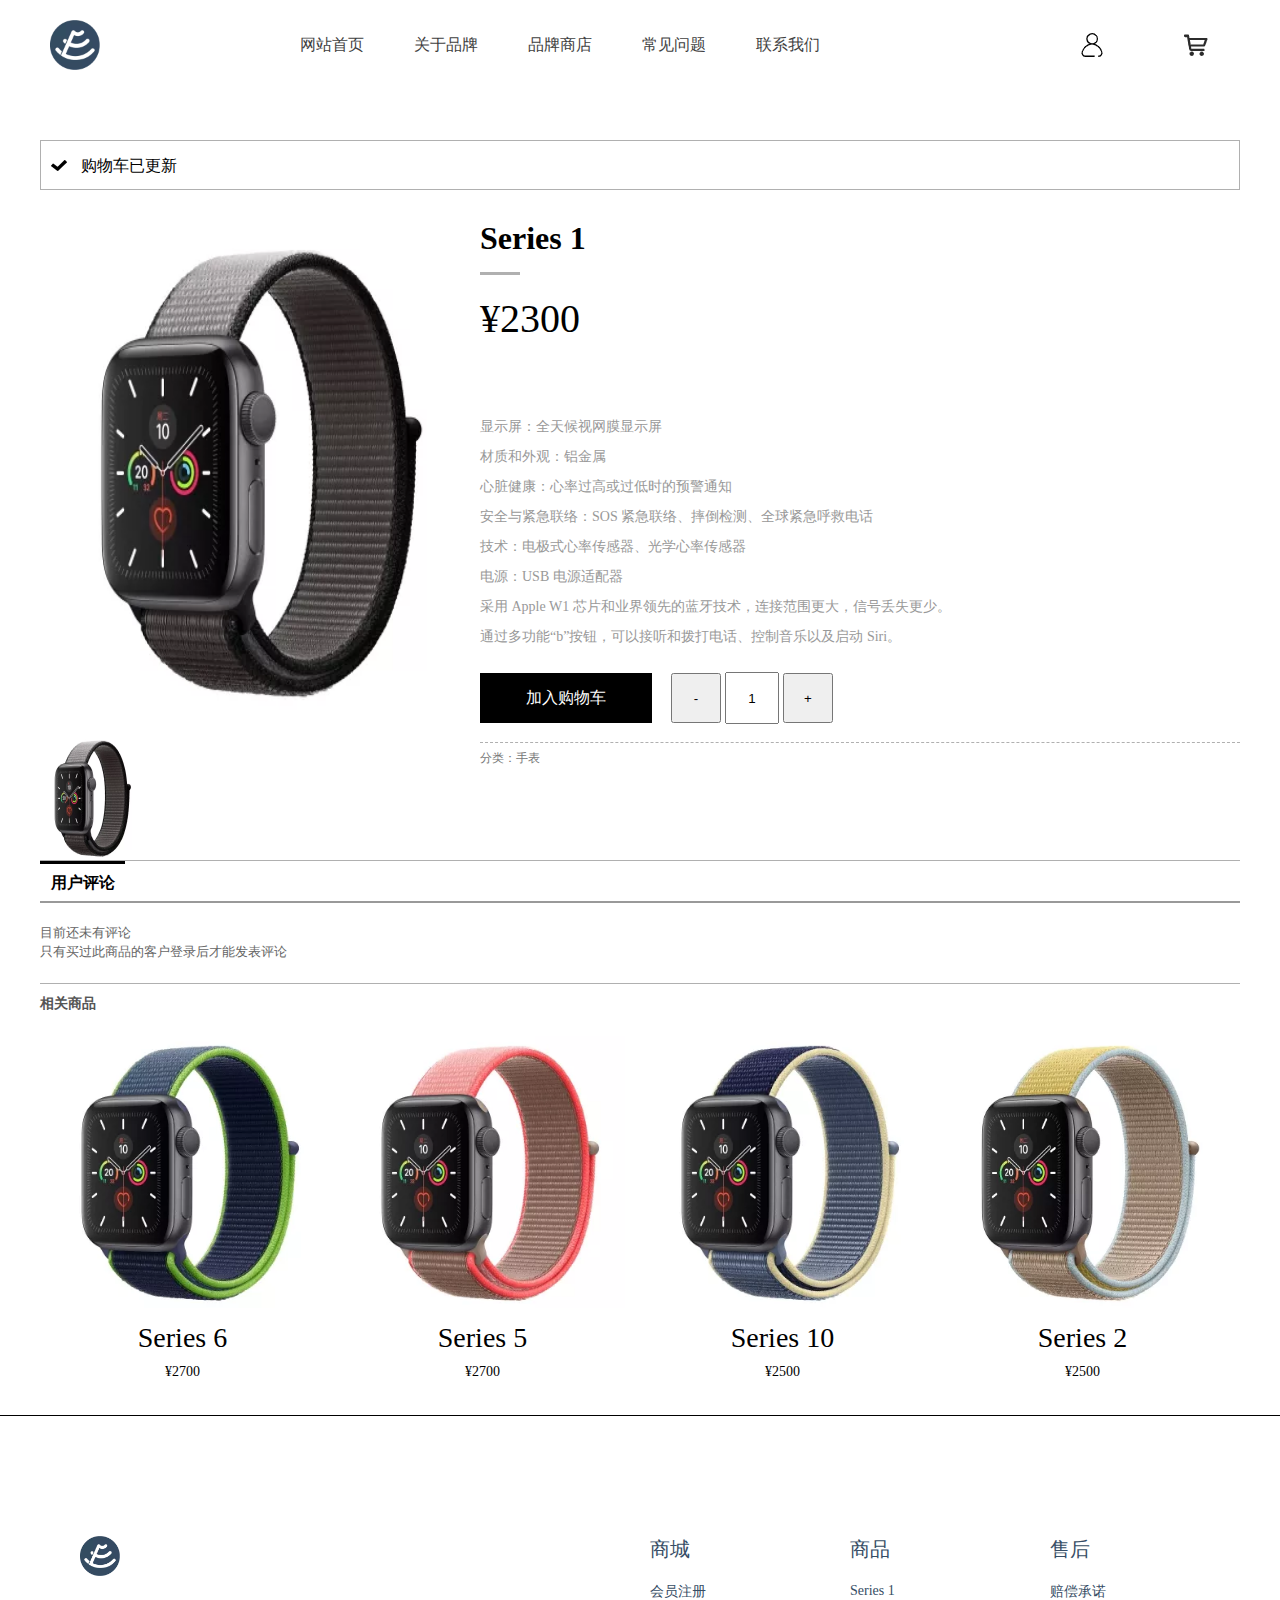
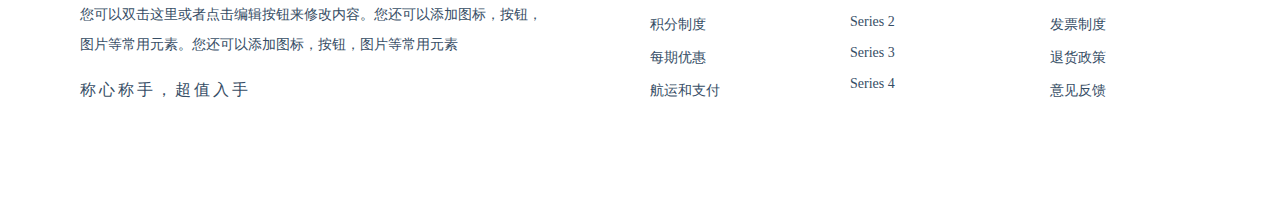
<file: 一个新起飞页站点/series1.html>
<!DOCTYPE html>
<html>
	<head>
		<meta charset="utf-8">
		<title>一个新起飞页站点|Series 1</title>
		<link rel="stylesheet" type="text/css" href="css/series1.css"/>
		<link rel="icon" type="text/css" href="img/logo.webp"/>
	</head>
	<body>
		<div class="bigBox" id="bigBox"></div>
		<div class="box" id="box">
			
			<!-- 导航栏 -->
				<div class="nav">
				
				<div class="con1">
					<img src="img/logo.webp" >
					<div class="nav1">
						<ul>
							<li><a href="index.html">网站首页</a></li>
							<li><a href="brand.html">关于品牌</a></li>
							<li><a href="BrandStore.html">品牌商店</a></li>
							<li><a href="questions.html">常见问题</a></li>
							<li><a href="contact.html">联系我们</a></li>
						</ul>
					</div>
					<div class="nav2">
						<ul>
							<li><a href="register.html"><img src="img/personal.png" ></a></li>
							<li>
								<a href="cart.html"><img src="img/shopcar.png" ></a>
								<div class="shop-show">购物车里没有商品</div>
							</li>
						</ul>
					</div>
				</div>
			</div>
		
			<!-- main -->
				<div class="main">
				
				<div class="con">
					<!-- 购物车已更新 -->
					<div class="update">
						<img src="img/gou.png" >
						<span>购物车已更新</span>
					</div>
					<!-- details -->
					<div class="details">
						<div class="pic" id="pic">
							<div class="pic-top" id="smallBox">
								<img src="img/watch1.webp" >
								<div class="mask" id="mask"></div>
							</div>
							<div id="bigBox" class="big">
								<img src="img/watch1.webp" alt="" id="bigPic">
							</div>
							<div class="pic-bot">
								<img src="img/watch1.webp" >
							</div>
						</div>
						<div class="about">
							<h1>Series 1</h1>
							<span></span>
							<p class="price">¥2300</p>
							<p class="desc">
								显示屏：全天候视网膜显示屏 <br>
								材质和外观：铝金属 <br>
								心脏健康：心率过高或过低时的预警通知 <br>
								安全与紧急联络：SOS 紧急联络、摔倒检测、全球紧急呼救电话 <br>
								技术：电极式心率传感器、光学心率传感器 <br>
								电源：USB 电源适配器 <br>
								采用 Apple W1 芯片和业界领先的蓝牙技术，连接范围更大，信号丢失更少。<br>
								通过多功能“b”按钮，可以接听和拨打电话、控制音乐以及启动 Siri。
							</p>
							<div class="end">
								<a href="##" id="btn-car">加入购物车</a>
								<button type="button" class="but1">-</button>
								<input type="text" name="" id="" value="1" />
								<button type="button">+</button>
							</div>
							<div class="shop-car" id="shopcar">
								<div class="car-top">购物车</div>
								<div class="shop-details">
									<div class="details-pic"><img src="img/watch1.webp" ></div>
									<div class="details-desc">
										<p>Series 1</p>
										<small>1 x ¥2300</small>
									</div>
									<div class="clear"></div>
									<div class="total">小计：¥2300</div>
									<div class="check-car"><a href="cart.html">查看购物车</a></div>
									<div class="count"><a href="">结算</a></div>
								</div>
								
							</div>
							<div class="classify">
								分类：手表
							</div>
						</div>
					</div>
				
					<!-- 用户评论 -->
					<div class="estimate">
						<div class="user"><a href="">用户评论</a></div>
						<div class="area">
							<span>目前还未有评论</span> <br>
							<span>只有买过此商品的客户登录后才能发表评论</span>
						</div>
					</div>
					
					<!-- 其他相关商品 -->
					<div class="others">
						<h2>相关商品</h2>
						<div>
							<img src="img/watch6.webp" >
							<p>Series 6</p>
							<span>¥2700</span>
						</div>
						<div>
							<img src="img/watch5.webp" >
							<p>Series 5</p>
							<span>¥2700</span>
						</div>
						<div>
							<img src="img/watch10.webp" >
							<p>Series 10</p>
							<span>¥2500</span>
						</div>
						<div class="last">
							<img src="img/watch2.webp" >
							<p>Series 2</p>
							<span>¥2500</span>
						</div>
					</div>
			
				</div>
				<!-- 页尾 footer -->
				<div class="footer">
					<div class="con7">
						<div class="message">
							<div class="f-logo"><img src="img/logo.webp" ></div>
							<span>您可以双击这里或者点击编辑按钮来修改内容。您还可以添加图标，按钮，图片等常用元素。您还可以添加图标，按钮，图片等常用元素</span>
							<p>称心称手，超值入手</p>
						</div>
						<div class="store">
							<dl>
								<dt>售后</dt>
								<dd>赔偿承诺</dd>
								<dd>发票制度</dd>
								<dd>退货政策</dd>
								<dd>意见反馈</dd>
							</dl>
						</div>
						<div class="store">
							<dl>
								<dt>商品</dt>
								<dd>Series 1</dd>
								<dd>Series 2</dd>
								<dd>Series 3</dd>
								<dd>Series 4</dd>
							</dl>
						</div>
						<div class="store">
							<dl>
								<dt>商城</dt>
								<dd>会员注册</dd>
								<dd>积分制度</dd>
								<dd>每期优惠</dd>
								<dd>航运和支付</dd>
							</dl>
						</div>
						
					</div>
				</div>
				
			</div>
			
		</div>
		
		<script type="text/javascript">
			var smallBox = document.getElementById('smallBox');
			var mask = document.getElementById('mask');
			var bigBox = document.getElementById('bigBox');
			var box = document.getElementById('pic');
			var bigPic = document.getElementById('bigPic');
			var btncar = document.getElementById("btn-car");
			var shopcar = document.getElementById("shopcar");
			var dark = document.getElementById("bigBox");
			
			// 点击购物车按钮，出现购物车界面
			btncar.onclick = function() {
				
				shopcar.style.display = "block";
				dark.style.display = "block";
				
			}
			
			//鼠标经过小盒子，显示大盒子
			smallBox.onmouseover = function() {
			bigBox.style.display = "block";
			mask.style.display = "block";
			
			}
			
			smallBox.onmouseout = function() {
			bigBox.style.display = "none";
			mask.style.display = "none";
			}
			smallBox.onmousemove = function(event) {
			//遮罩跟随鼠标
			var event = event || widow.event;
			var pageX = event.pageX || event.clientX + document.documentElement.scrollLeft;
			var pageY = event.pageY || event.clientY + document.documentElement.scrollTop;
			//计算mask的位置
			// var boxX = ;
			// var boxY = ;
			var targetX = pageX - box.offsetLeft - mask.offsetWidth / 2;
			var targetY = pageY - box.offsetLeft - mask.offsetHeight / 2;
			//限制mask移动范围
			if (targetX < 0) {
			targetX = 0;
			}
			// if(targetX > 175){
			// targetX = 175;
			// }
			if (targetY < 0) {
			targetY = 0;
			}
			// if(targetY > 175){
			// targetY = 175;
			// }
			
			if (targetX > smallBox.offsetWidth - mask.offsetWidth) {
			targetX = smallBox.offsetWidth - mask.offsetWidth;
			}
			
			if (targetY > smallBox.offsetHeight - mask.offsetHeight) {
			targetY = smallBox.offsetHeight - mask.offsetHeight;
			}
			//console.log(smallBox.offsetWidth-mask.offsetWidth);
			// console.log(mask.offsetWidth);
			//console.log(targetX);
			mask.style.left = targetX + "px";
			mask.style.top = targetY + "px";
			//按照比例移动大图
			var bigToMove = bigPic.offsetWidth - bigBox.offsetWidth;
			var maskToMove = smallBox.offsetWidth - mask.offsetWidth;
			var rate = bigToMove / maskToMove;
			bigPic.style.left = -rate * targetX + "px";
			bigPic.style.top = -rate * targetY + "px";
			}
		</script>
	</body>
</html>
</file>
<file: 一个新起飞页站点/css/index.css>
*{margin: 0;padding: 0;}
a{text-decoration: none;}
li{list-style: none;}
.box{
	width: 100%;
	height: auto;
	/* background-color: black; */
}
/* -----------------------------------------------------header ----------- */
.header{
	width: 100%;
	height: 800px;
	background: url(../img/top-bg.webp) center;
	background-size: 100% 100%;
}
.nav{
	width: 1300px;
	height: 90px;
	background-color: rgba(255,255,255,.3);
	margin: 0 auto;
}
/* ----------------装nav1和 logo 的盒子------- */
.con1{
	width: auto;
	height: 90px;
	/* background-color: yellow; */
	/* margin: 0 auto; */
}
.con1 img{
	/* display: block; */
	width: 50px;
	height: 50px;
	line-height: 50px;
	margin-top: 20px;
	float: left;
	margin-left: 50px;
}
.nav1{
	width: auto;
	height: 90px;
	float: left;
}
.nav1 ul li{
	float: left;
	height: 90px;
	line-height: 90px;
	margin-left: 50px;
}
.nav1 ul li:nth-child(1){
	margin-left: 200px;
}
.nav1 ul li a{
	color: #3f3f3f;
}
.nav2{
	width: 300px;
	height: 100%;
	/* background-color: yellow; */
	float: right;
	position: relative;
}
.nav2 ul li{
	float: left;
	height: 90px;
	line-height: 90px;
	/* margin-left: 30px; */
}
.nav2 ul li a img{
	width: 24px;
	height: 24px;
	margin-top: 33px;
}
.shop-show{
	width: 340px;
	height: 90px;
	background-color: #fff;
	position: absolute;
	top: 60px;
	right: 0;
	text-align: center;
	display: none;
}
.nav2 ul li a:hover + .shop-show{
	display: block;
}
/* -------------------------------------- */
.words{
	width: 600px;
	height: 400px;
	/* background-color: #2dbe1d; */
	margin-left: 250px;
	margin-top: 8%;
}
.words span{
	display: block;
}
.one{
	color: #374d65;
	font-size: 60px;
}
.two{
	color: #374d65;
	font-size: 70px;
	font-weight: 200;
}
.three{
	font-size: 28px;
	color: #374d65;
	font-weight: 100;
	height: 80px;
	line-height: 80px;
}
.four{
	color: #374d65;
	font-size: 20px;
	font-weight: 200;
	height: 60px;
	line-height:60px ;
}
/* -----------------------------------       watch------------------- */
.watch{
	width: 100%;
	height: 900px;
	background-color: #f5f5f5;
	padding: 100px 0;
}
.con2{
	width: 1200px;
	height: 900px;
	/* background-color: aliceblue; */
	margin: 0 auto;
}
.pic{
	width: 790px;
	height: 500px;
	/* background-color: aqua; */
	float: left;
	background-image: url(../img/watch-one.webp);
	background-position: center;
	background-size: 100% 100%;
	background-attachment: fixed;
	box-sizing: border-box;
	padding: 0 20px 0 0;
}
/* .pic img{
	width: 800px;
	height: 500px;
} */
.intro{
	width: 380px;
	height: 500px;
	float: left;
	margin-left: 30px;
	background-color: #fff;
}
.title{
	width: 290px;
	height: auto;
	box-sizing: border-box;
	/* text-align: center; */
	padding: 120px 50px 20px 0;
	/* outline: 1px solid red; */
	border-bottom: 1px solid #b0b0b0;
	margin: 0 auto;
	font-size: 24px;
}
.desc{
	width: 290px;
	height: auto;
	box-sizing: border-box;
	/* text-align: center; */
	padding: 10px 50px 20px 0;
	margin: 0 auto;
	color: #848484;
}
.price{
	width: 290px;
	height: auto;
	box-sizing: border-box;
	/* text-align: center; */
	padding: 10px 50px 20px 0;
	margin: 0 auto;
	color: #000000;
	font-size: 22px;
}
.buy{
	width: 290px;
	height: auto;
	box-sizing: border-box;
	/* text-align: center; */
	padding: 10px 50px 20px 0;
	margin: 0 auto;
	/* outline: 1px solid red; */
}
.buy a{
	display: block;
	width: 100px;
	height: 50px;
	background-color: #000000;
	color: #fff;
	line-height: 50px;
	text-align: center;
	border-radius: 20%;
}
.intro1{
	width: 380px;
	height: auto;
	background-color: #ffffff;
	float: left;
	padding: 120px 0;
	/* outline: 1px solid red; */
	margin-left: 30px;
	margin-top: 20px;
}
.con2 .intro1:nth-of-type(3){
	margin-left: 0;
}

.intro1 span{
	display: block;
	width: 380px;
	/* height: 80px; */
	font-size: 55px;
	text-align: center;
	color: #7f7b79;
	/* margin: 0 auto; */
}
.intro1 div{
	text-align: center;
	font-size: 14px;
	color: #000;
}
/* --------------------------------------------about-骑单车背景哪儿---------------- */
.about{
	width: 100%;
	height: 900px;
	background-image: url(../img/mid-bg.webp) ;
	background-position: center;
	background-size: 100% 100%;
	background-attachment: fixed;
	/* position: fixed; */
}	
.con3{
	width: 1200px;
	height: 550px;
	/* background-color: #f3f3f4;	 */
	/* background-color: rgba(243,243,244,.8); */
	margin: 0 auto;
	padding: 180px 0 ;
}
.about-left{
	width: 590px;
	height: 360px;
	/* outline: 1px solid red; */
	float: left;
	margin-right: 20px;
	padding: 95px 0 ;
	background-color: rgba(250, 250, 250, 0.8);
	/* background-color: #f7f7f7; */
}
.about-pic{
	width: 360px;
	height: 180px;
	/* outline: 1px solid red; */
	margin: 0 auto;
	padding: 0 0 10px;
}
.about-pic ul li{
	width: 100px;
	height: 180px;
	/* outline: 1px solid red; */
	float: left;
	/* padding: 0 0 0 30px; */
	margin-left: 30px;
	/* background-color: #e2e2e0; */
}
.about-pic ul li:hover{
	background-color: #e2e2e0;
}
.about-pic ul li:nth-child(1){
	/* padding: 0; */
	margin-left: 0;
}
.about-pic ul li span{
	font-size: 14px;
	padding: 0 15px;
	display: block;
	text-align: center;
}
.about-right{
	width: 590px;
	height: 550px;
	/* outline: 1px solid red; */
	float: left;
	background-color: rgba(243,243,244,.9);
}
.about-watch{
	width: 430px;
	height: auto;
	/* background-color: #FF0000; */
	padding: 0 80px;
	/* font-size: 30px;
	color: #0f0f0f; */
}
.about-watch div{
	font-size: 30px;
	color: #0f0f0f;
	padding: 120px 0 0;
}
.about-watch span{
	display: block;
	font-size: 14px;
	color: #666;
	line-height: 35px;
	letter-spacing: 3px;
	
}
/* ------------------------------------------more-----了解更多-------------- */
.more{
	width: 100%;
	height: 1000px;
	background-color: #f5f5f5;
	margin-top: 100px;
}
.con4{
	width: 1200px;
	height: 1000px;
	margin: 0 auto;
}
.con4 img{
	width: 1200px;
}
.more1{
	width: 100%;
	height: 500px;
	margin-top: 10px;
	/* outline: 1px solid red; */
}
.know{
	width: 680px;
	height: 500px;
	/* outline: 1px solid red; */
	padding: 0 50px;
	float: left;
	background-color: #fff;
}
.know div{
	font-size: 24px;
	color: #0f0f0f;
	padding: 100px 0 20px;
}
.know span{
	display: block;
	font-size: 14px;
	line-height: 35px;
	color: #666;
	letter-spacing: 3px;
}
.contact{
	width: 400px;
	height: 500px;
	/* outline: 1px solid red; */
	float: right;
	background-color: #eeeee9;
}
.contact img{
	display: block;
	width: 40px;
	/* text-align: center; */
	margin: 0 auto;
	padding: 180px 0 0;
}
.contact div{
	font-size: 26px;
	color: #000;
	text-align: center;
}
/* ----------------------------------------show-------一排手表哪儿---- */
.show{
	width: 100%;
	height: 520px;
	background-color: #fff;
	margin-top: 50px;
}
.con5{
	width: 90%;
	height: 520px;
	/* outline: 1px solid red; */
	margin: 0 auto;
}
.show-list{
	width: 25%;
	height: 520px;
	/* outline: 1px solid red; */
	box-sizing: border-box;
	float: left;
	background-image: url(../img/watch1.webp);
	background-repeat: no-repeat;
	background-position: center;
	box-sizing: border-box;
	/* padding: 0 0 0 5px; */
}
.show-list:nth-child(2){
	background-image: url(../img/watch2.webp);
}
.show-list:nth-child(3){
	background-image: url(../img/watch3.webp);
}
.show-list:nth-child(4){
	background-image: url(../img/watch4.webp);
}
.show-list:hover{
	transform: scale(1.1);
}
/* .show-list img{
	width: 100%;
	height: 70%;
} */
.inner{
	width: 100%;
	height: 400px;
	/* outline: 1px solid red; */
	margin-top: 60px;
	background-color: rgba(255,255,255,.7);
	display: none;
	/* background-image: url(../img/watch1.webp);
	background-repeat: no-repeat;
	background-position: center; */
}
.inner p{
	font-size: 26px;
	color: #000;
	padding: 160px 0 0 20px;
}
.inner p a{
	color: #000;
}
.inner span{
	font-size: 16px;
	color: #3a3a3a;
	padding: 0 0 0 20px;
}
.show-list:hover>.inner{
	display: block;
}
/* .show-list:hover */
/* ----------------------------------------------------questions  有问题？--- */
.question {
	width: 100%;
	height: 340px;
	background-image: url(../img/question-bg.webp);
	margin-top: 50px;
}
.con6{
	width: 500px;
	height: 240px;
	/* outline: 1px solid red; */
	margin: 0 auto;
	padding: 50px 0;
}
.question1{
	font-size: 40px;
	color: #333;
	text-align: center;
	padding: 60px 0 0 ;
}
.btn{
	height: 40px;
	/* text-align: center; */
	padding: 30px 0 0;
	/* overflow: hidden; */
}
.inform{
	width: 230px;
	height: 40px;
	margin-left: 50px;
	color: #b0b0b0;
}
.sub{
	width: 120px;
	height: 40px;
	/* margin-top: 20px; */
	position: absolute;
	margin-left: 15px;
}
/* ---------------------------------------------页尾 footer-------- */
.footer{
	width: 100%;
	height: 400px;
	background-color: #FFFFFF;
	border-top: 1px solid black;
}
.con7{
	width: 1200px;
	height: 200px;
	/* outline: 1px solid red; */
	margin: 0 auto;
	padding: 100px 0;
}
.message{
	width: 550px;
	height: 200px;
	/* outline: 1px solid red; */
	float: left;
	box-sizing: border-box;
	padding: 0 40px;
}
.message img{
	width: 40px;
	padding: 20px 0;
}
.message span{
	font-size: 14px;
	color: #364d65;
	/* letter-spacing: 2px; */
	line-height: 30px;
}
.message p{
	font-size: 16px;
	color: #364D65;
	letter-spacing: 3px;
	padding: 20px 0 0;
}
.store{
	width: 200px;
	height: 200px;
	/* outline: 1px solid red; */
	float: right;
	box-sizing: border-box;
}
.store dl dt{
	font-size: 20px;
	color: #364D65;
	padding: 20px 0 20px 10px;
}
.store dl dd{
	font-size: 14px;
	color: #364D65;
	padding: 0 0 15px 10px;
}
</file>
<file: 一个新起飞页站点/css/brand.css>
*{margin: 0;padding: 0;}
a{text-decoration: none;}
li{list-style: none;}
.box{
	width: 100%;
	height: auto;
	background-color: #fff;
}
.nav{
	width: 1300px;
	height: 90px;
	background-color: rgba(255,255,255,1);
	margin: 0 auto;
}
/* ----------------装nav1和 logo 的盒子------- */
.con1{
	width: auto;
	height: 90px;
	/* background-color: yellow; */
	/* margin: 0 auto; */
}
.con1 img{
	/* display: block; */
	width: 50px;
	height: 50px;
	line-height: 50px;
	margin-top: 20px;
	float: left;
	margin-left: 50px;
}
.nav1{
	width: auto;
	height: 90px;
	float: left;
}
.nav1 ul li{
	float: left;
	height: 90px;
	line-height: 90px;
	margin-left: 50px;
}
.nav1 ul li:nth-child(1){
	margin-left: 200px;
}
.nav1 ul li a{
	color: #3f3f3f;
}
.nav2{
	width: 300px;
	height: 100%;
	/* background-color: yellow; */
	float: right;
	position: relative;
}
.nav2 ul li{
	float: left;
	height: 90px;
	line-height: 90px;
	margin-left: 30px;
}
.nav2 ul li a img{
	width: 24px;
	height: 24px;
	margin-top: 33px;
}
.shop-show{
	width: 340px;
	height: 90px;
	background-color: #fff;
	position: absolute;
	top: 60px;
	right: 0;
	text-align: center;
	display: none;
}
.nav2 ul li a:hover + .shop-show{
	display: block;
}

/* ---------------------------------主要内容  main------------------ */
.main{
	width: 100%;
	height: 1000px;
	background-color: #f5f5f5;
}
.con2{
	width: 90%;
	height: auto;
	margin: 0 auto;
	/* outline: 1px solid blue; */
}
.con2-left{
	width: 65%;
	height: 900px;
	/* outline: 1px solid blue; */
	float: left;
	padding: 50px 0 0;
}
.left-top{
	width: 100%;
	height: 500px;
	/* outline: 1px solid blue; */
	background-image: url(../img/left-top.webp);
	background-size: 100% 100%;
	/* padding:  0 0 10px; */
	
}
.inner1{
	text-align: center;
	font-size: 26px;
	color: #fff;
	padding: 100px 0 0;
}
.inner2{
	text-align: center;
	font-size: 60px;
	color: #fff;
	padding: 10px 0;
}
.left-bot{
	width: 100%;
	height: 400px;
	margin-top: 20px;
	/* outline: 1px solid blue; */
}
.pic-left{
	width: 49%;
	height: 400px;
	float: left;
	background-image: url(../img/pic-left.webp);
	background-repeat: no-repeat;
	background-size: 100% 100%;
}
.pic-right{
	float: right;
	width: 40%;
	height: 400px;
	background-image: url(../img/pic-right.webp);
	background-repeat: no-repeat;
	background-size: 100% 100%;
}
.con2-right{
	width: 30%;
	height: 1000px;
	/* outline: 1px solid blue; */
	float: right;
}
.right-top{
	width: 100%;
	height: 600px;
	/* outline: 1px solid red; */
	box-sizing: border-box;
	padding: 50px 20px 0;
	
	
}
.right-top p{
	font-size: 40px;
	color: #000;
	padding: 0 0 10px;
}
.right-top span{
	font-size: 14px;
	letter-spacing: 3px;
}
.right-bot{
	width: 100%;
	height: 300px;
	background-color: #0000FF;
	margin-top: 65px;
	background-image: url(../img/question-bg.webp);
	background-size: 100% 100%;
}
/* --------------------------------------main2  三块 div  全是文字   --- */
.main2{
	width: 100%;
	height: 150px;
	margin-top: 50px;
	background-color: #fff;
	padding: 100px 0;
}
.con3{
	width: 1200px;
	height: 150px;
	/* background-color: aqua; */
	margin: 0 auto;
	padding: 15px 0 0;
}
.one{
	width: 33.3%;
	height: 150px;
	float: left;
	box-sizing: border-box;
	padding-right: 20px;
}
.one img{
	width: 25px;
}
.one span{
	font-size: 28px;
	color: #364D65;
}
.one small{
	color: #999;
	font-size: 14px;
	line-height: 30px;
}
/* --------------------------------------------<!-- main3   一排轮播图片 -->------- */
.main3{
	width: 100%;
	height: 300px;
	background-color: #fff;
	border-top: 1px solid #b0b0b0;
	border-bottom: 1px solid #b0b0b0;
}
.con4{
	width: 1200px;
	height: 100px;
	/* background-color: #0000FF; */
	margin: 0 auto;
	padding: 100px 0;
}
.con4 div{
	width: 240px;
	height: 100px;
	float: left;
	box-sizing: border-box;
	padding: 15px;
	/* background-color: greenyellow; */
}
.con4 div img{
	width: 100%;
	height: 100%;
}
/* ---------------------------------页尾 footer----------- */
.footer{
	width: 100%;
	height: 400px;
	background-color: #FFFFFF;
	border-top: 1px solid black;
}
.con7{
	width: 1200px;
	height: 200px;
	/* outline: 1px solid red; */
	margin: 0 auto;
	padding: 100px 0;
}
.message{
	width: 550px;
	height: 200px;
	/* outline: 1px solid red; */
	float: left;
	box-sizing: border-box;
	padding: 0 40px;
}
.message img{
	width: 40px;
	padding: 20px 0;
}
.message span{
	font-size: 14px;
	color: #364d65;
	/* letter-spacing: 2px; */
	line-height: 30px;
}
.message p{
	font-size: 16px;
	color: #364D65;
	letter-spacing: 3px;
	padding: 20px 0 0;
}
.store{
	width: 200px;
	height: 200px;
	/* outline: 1px solid red; */
	float: right;
	box-sizing: border-box;
}
.store dl dt{
	font-size: 20px;
	color: #364D65;
	padding: 20px 0 20px 10px;
}
.store dl dd{
	font-size: 14px;
	color: #364D65;
	padding: 0 0 15px 10px;
}
</file>
<file: 一个新起飞页站点/css/BrandStore.css>
*{margin: 0;padding: 0;}
a{text-decoration: none;}
li{list-style: none;}
.box{
	width: 100%;
	height: auto;
	background-color: #fff;
}
.nav{
	width: 1300px;
	height: 90px;
	background-color: rgba(255,255,255,1);
	margin: 0 auto;
}
/* ----------------装nav1和 logo 的盒子------- */
.con1{
	width: auto;
	height: 90px;
	/* background-color: yellow; */
	/* margin: 0 auto; */
}
.con1 img{
	/* display: block; */
	width: 50px;
	height: 50px;
	line-height: 50px;
	margin-top: 20px;
	float: left;
	margin-left: 50px;
}
.nav1{
	width: auto;
	height: 90px;
	float: left;
}
.nav1 ul li{
	float: left;
	height: 90px;
	line-height: 90px;
	margin-left: 50px;
}
.nav1 ul li:nth-child(1){
	margin-left: 200px;
}
.nav1 ul li a{
	color: #3f3f3f;
}
.nav2{
	width: 300px;
	height: 100%;
	/* background-color: yellow; */
	float: right;
	position: relative;
}
.nav2 ul li{
	float: left;
	height: 90px;
	line-height: 90px;
	margin-left: 30px;
}
.nav2 ul li a img{
	width: 24px;
	height: 24px;
	margin-top: 33px;
}
.shop-show{
	width: 340px;
	height: 90px;
	background-color: #fff;
	position: absolute;
	top: 60px;
	right: 0;
	text-align: center;
	display: none;
}
.nav2 ul li a:hover + .shop-show{
	display: block;
}

/* --------------------------------------main ---------- */
.main{
	width: 100%;
	height: 1600px;
	/* border: 1px solid #999; */
	box-sizing: border-box;
	padding: 0 5% ;
}
.inner{
	width: 23%;
	height: 480px;
	float: left;
	margin-left: 2%;
	margin-top: 30px;
	outline: 1px solid #d0d0d0;
}
.inner a img{
	width: 100%;
	height: 314px;
}
.inner div{
	text-align: center;
}
.series{
	font-size: 24px;
	color: #494949;
	padding: 20px 0 0;
}
.parter{
	font-size: 16px;
	color: #a8a8a8;
	padding: 10px  0;
}
.price{
	font-size: 30px;
	color: #000;
}
.inner:hover{
	transition: all 0.3s linear; 
	transform: translateY(-10px);
	box-shadow: 0 10px 5px 1px #999;
	
}
/* --------------------------------页尾 footer------------- */
.footer{
	width: 100%;
	height: 400px;
	background-color: #FFFFFF;
	border-top: 1px solid black;
}
.con7{
	width: 1200px;
	height: 200px;
	/* outline: 1px solid red; */
	margin: 0 auto;
	padding: 100px 0;
}
.message{
	width: 550px;
	height: 200px;
	/* outline: 1px solid red; */
	float: left;
	box-sizing: border-box;
	padding: 0 40px;
}
.message img{
	width: 40px;
	padding: 20px 0;
}
.message span{
	font-size: 14px;
	color: #364d65;
	/* letter-spacing: 2px; */
	line-height: 30px;
}
.message p{
	font-size: 16px;
	color: #364D65;
	letter-spacing: 3px;
	padding: 20px 0 0;
}
.store{
	width: 200px;
	height: 200px;
	/* outline: 1px solid red; */
	float: right;
	box-sizing: border-box;
}
.store dl dt{
	font-size: 20px;
	color: #364D65;
	padding: 20px 0 20px 10px;
}
.store dl dd{
	font-size: 14px;
	color: #364D65;
	padding: 0 0 15px 10px;
}
</file>
<file: 一个新起飞页站点/css/cart.css>
*{margin: 0;padding: 0;}
a{text-decoration: none;}
li{list-style: none;}
.box{
	width: 100%;
	height: auto;	
	background-color: #fff;
}
.nav{
	width: 1300px;
	height: 90px;
	background-color: rgba(255,255,255,.3);
	margin: 0 auto;
}
/* ----------------装nav1和 logo 的盒子------- */
.con1{
	width: auto;
	height: 90px;
	/* background-color: yellow; */
	/* margin: 0 auto; */
}
.con1 img{
	/* display: block; */
	width: 50px;
	height: 50px;
	line-height: 50px;
	margin-top: 20px;
	float: left;
	margin-left: 50px;
}
.nav1{
	width: auto;
	height: 90px;
	float: left;
}
.nav1 ul li{
	float: left;
	height: 90px;
	line-height: 90px;
	margin-left: 50px;
}
.nav1 ul li:nth-child(1){
	margin-left: 200px;
}
.nav1 ul li a{
	color: #3f3f3f;
}
.nav2{
	width: 300px;
	height: 100%;
	/* background-color: yellow; */
	float: right;
	position: relative;
}
.nav2 ul li{
	float: left;
	height: 90px;
	line-height: 90px;
	/* margin-left: 30px; */
}
.nav2 ul li a img{
	width: 24px;
	height: 24px;
	margin-top: 33px;
}
.shop-show{
	width: 340px;
	height: 90px;
	background-color: #fff;
	position: absolute;
	top: 60px;
	right: 0;
	text-align: center;
	display: none;
}
.nav2 ul li a:hover + .shop-show{
	display: block;
}
/* ----------------------------------------------------main---- */
.main{
	width: 100%;
	height: 530px;
	
}
.con2{
	width: 1200px;
	height: 530px;
	margin: 0 auto;
	/* background-color: aliceblue; */
}
.con2 p{
	text-align: center;
	font-size: 14px;
	color: #777;
	padding: 200px 0 10px;
}
.con2 a{
	display: block;
	width: 80px;
	font-size: 14px;
	color: #fff;
	padding: 24px 40px;
	background-color: #000;
	text-align: center;
	margin: 0 auto;
	position: relative;
}
.con2 a img{
	position: absolute;
	top: 26px;
	left: 35px;
	/* margin-top: 5px; */
}
.con2 a:hover{
	background-color: #818181;
}
/* ---------------------------------------------页尾 footer-------- */
.footer{
	width: 100%;
	height: 400px;
	background-color: #FFFFFF;
	border-top: 1px solid black;
}
.con7{
	width: 1200px;
	height: 200px;
	/* outline: 1px solid red; */
	margin: 0 auto;
	padding: 100px 0;
}
.message{
	width: 550px;
	height: 200px;
	/* outline: 1px solid red; */
	float: left;
	box-sizing: border-box;
	padding: 0 40px;
}
.message img{
	width: 40px;
	padding: 20px 0;
}
.message span{
	font-size: 14px;
	color: #364d65;
	/* letter-spacing: 2px; */
	line-height: 30px;
}
.message p{
	font-size: 16px;
	color: #364D65;
	letter-spacing: 3px;
	padding: 20px 0 0;
}
.store{
	width: 200px;
	height: 200px;
	/* outline: 1px solid red; */
	float: right;
	box-sizing: border-box;
}
.store dl dt{
	font-size: 20px;
	color: #364D65;
	padding: 20px 0 20px 10px;
}
.store dl dd{
	font-size: 14px;
	color: #364D65;
	padding: 0 0 15px 10px;
}
</file>
<file: 一个新起飞页站点/css/contact.css>
*{margin: 0;padding: 0;}
a{text-decoration: none;}
li{list-style: none;}
.box{
	width: 100%;
	height: auto;
	background-color: #fff;
	/* outline: 1px solid red; */
}
.nav{
	width: 1300px;
	height: 90px;
	background-color: rgba(255,255,255,1);
	margin: 0 auto;
}
/* ----------------装nav1和 logo 的盒子------- */
.con1{
	width: auto;
	height: 90px;
	/* background-color: yellow; */
	/* margin: 0 auto; */
}
.con1 img{
	/* display: block; */
	width: 50px;
	height: 50px;
	line-height: 50px;
	margin-top: 20px;
	float: left;
	margin-left: 50px;
}
.nav1{
	width: auto;
	height: 90px;
	float: left;
}
.nav1 ul li{
	float: left;
	height: 90px;
	line-height: 90px;
	margin-left: 50px;
}
.nav1 ul li:nth-child(1){
	margin-left: 200px;
}
.nav1 ul li a{
	color: #3f3f3f;
}
.nav2{
	width: 300px;
	height: 100%;
	/* background-color: yellow; */
	float: right;
	position: relative;
}
.nav2 ul li{
	float: left;
	height: 90px;
	line-height: 90px;
	margin-left: 30px;
}
.nav2 ul li a img{
	width: 24px;
	height: 24px;
	margin-top: 33px;
}
.shop-show{
	width: 340px;
	height: 90px;
	background-color: #fff;
	position: absolute;
	top: 60px;
	right: 0;
	text-align: center;
	display: none;
}
.nav2 ul li a:hover + .shop-show{
	display: block;
}
/* -----------------------------------------------map 地图------ */
.map{
	width: 100%;
	height: 530px;
	margin-top: 50px;
}
.con2{
	width: 1200px;
	height: 530px;
	margin: 0 auto;
	background: url(../img/map.png);
}
/* --------------------------------------------------contact----- */
.contact{
	width: 100%;
	height: 250px;
	padding: 50px 0;
	
}
.con3{
	width: 1200px;
	height: 250px;
	margin: 0 auto;
}
.con3 div{
	width: 383px;
	height: 248px;
	float: left;
	border: 1px solid #b0b0b0;
	margin-left: 15px;
	box-sizing: border-box;
	padding: 50px 80px 0;
}
.con3 div h1{
	font-size: 18px;
	padding: 0 0 30px;
}
.con3 div span{
	font-size: 14px;
	color: #999;
}
.con3 div:hover{
	transform: translateY(5px);
	box-shadow: 0 -3px 0 0 #ff6700;
	transition: all 0.2s linear;
}

/* --------------------------------------- */
.question {
	width: 100%;
	height: 340px;
	background-image: url(../img/question-bg.webp);
	margin-top: 50px;
	border-top: 1px solid #b0b0b0;
}
.con6{
	width: 500px;
	height: 240px;
	/* outline: 1px solid red; */
	margin: 0 auto;
	padding: 50px 0;
}
.question1{
	font-size: 40px;
	color: #333;
	text-align: center;
	padding: 60px 0 0 ;
}
.btn{
	height: 40px;
	/* text-align: center; */
	padding: 30px 0 0;
	/* overflow: hidden; */
}
.inform{
	width: 230px;
	height: 40px;
	margin-left: 50px;
	color: #b0b0b0;
}
.sub{
	width: 120px;
	height: 40px;
	/* margin-top: 20px; */
	position: absolute;
	margin-left: 15px;
}
/* ---------------------------------------------页尾 footer-------- */
.footer{
	width: 100%;
	height: 400px;
	background-color: #FFFFFF;
	border-top: 1px solid black;
}
.con7{
	width: 1200px;
	height: 200px;
	/* outline: 1px solid red; */
	margin: 0 auto;
	padding: 100px 0;
}
.message{
	width: 550px;
	height: 200px;
	/* outline: 1px solid red; */
	float: left;
	box-sizing: border-box;
	padding: 0 40px;
}
.message img{
	width: 40px;
	padding: 20px 0;
}
.message span{
	font-size: 14px;
	color: #364d65;
	/* letter-spacing: 2px; */
	line-height: 30px;
}
.message p{
	font-size: 16px;
	color: #364D65;
	letter-spacing: 3px;
	padding: 20px 0 0;
}
.store{
	width: 200px;
	height: 200px;
	/* outline: 1px solid red; */
	float: right;
	box-sizing: border-box;
}
.store dl dt{
	font-size: 20px;
	color: #364D65;
	padding: 20px 0 20px 10px;
}
.store dl dd{
	font-size: 14px;
	color: #364D65;
	padding: 0 0 15px 10px;
}
</file>
<file: 一个新起飞页站点/css/questions.css>
*{margin: 0;padding: 0;}
a{text-decoration: none;}
li{list-style: none;}
.box{
	width: 100%;
	height: auto;
	background-color: #fff;
	/* outline: 1px solid red; */
}
.nav{
	width: 1300px;
	height: 90px;
	background-color: rgba(255,255,255,1);
	margin: 0 auto;
}
/* ----------------装nav1和 logo 的盒子------- */
.con1{
	width: auto;
	height: 90px;
	/* background-color: yellow; */
	/* margin: 0 auto; */
}
.con1 img{
	/* display: block; */
	width: 50px;
	height: 50px;
	line-height: 50px;
	margin-top: 20px;
	float: left;
	margin-left: 50px;
}
.nav1{
	width: auto;
	height: 90px;
	float: left;
}
.nav1 ul li{
	float: left;
	height: 90px;
	line-height: 90px;
	margin-left: 50px;
}
.nav1 ul li:nth-child(1){
	margin-left: 200px;
}
.nav1 ul li a{
	color: #3f3f3f;
}
.nav2{
	width: 300px;
	height: 100%;
	/* background-color: yellow; */
	float: right;
	position: relative;
}
.nav2 ul li{
	float: left;
	height: 90px;
	line-height: 90px;
	margin-left: 30px;
}
.nav2 ul li a img{
	width: 24px;
	height: 24px;
	margin-top: 33px;
}
.shop-show{
	width: 340px;
	height: 90px;
	background-color: #fff;
	position: absolute;
	top: 60px;
	right: 0;
	text-align: center;
	display: none;
}
.nav2 ul li a:hover + .shop-show{
	display: block;
}
/* -----------------------------------main ---------- */
.main{
	width: 100%;
	height: auto;
	margin-top: 150px;
}
.main a{
	color: #000;
}
.problem{
	width: 1200px;
	font-size: 20px;
	margin: 0 auto;
	box-sizing: border-box;
	padding: 45px 60px 25px;
	border: 1px solid #b0b0b0;
	margin-top: 50px;
	
}
.problem img{
	float: right;
}
.disappear{
	width: 1200px;
	height: 150px;
	line-height: 30px;
	margin: 0 auto;
	box-sizing: border-box;
	padding: 50px 40px;
	display: none;
}
.but1:hover ~ .but2>.disappear{
	display: block;
}
/* -------------------------------页尾----footer-------------- */
.footer{
	width: 100%;
	height: 400px;
	background-color: #FFFFFF;
	border-top: 1px solid black;
	margin-top: 100px;
}
.con7{
	width: 1200px;
	height: 200px;
	/* outline: 1px solid red; */
	margin: 0 auto;
	padding: 100px 0;
}
.message{
	width: 550px;
	height: 200px;
	/* outline: 1px solid red; */
	float: left;
	box-sizing: border-box;
	padding: 0 40px;
}
.message img{
	width: 40px;
	padding: 20px 0;
}
.message span{
	font-size: 14px;
	color: #364d65;
	/* letter-spacing: 2px; */
	line-height: 30px;
}
.message p{
	font-size: 16px;
	color: #364D65;
	letter-spacing: 3px;
	padding: 20px 0 0;
}
.store{
	width: 200px;
	height: 200px;
	/* outline: 1px solid red; */
	float: right;
	box-sizing: border-box;
}
.store dl dt{
	font-size: 20px;
	color: #364D65;
	padding: 20px 0 20px 10px;
}
.store dl dd{
	font-size: 14px;
	color: #364D65;
	padding: 0 0 15px 10px;
}
</file>
<file: 一个新起飞页站点/css/register.css>
*{margin: 0;padding: 0;}
a{text-decoration: none;}
li{list-style: none;}
.box{
	width: 100%;
	height: auto;
	background-color: #fff;
	background-image: url(../img/question-bg.webp);
}
.nav{
	width: 1300px;
	height: 90px;
	/* background-color: rgba(255,255,255,.3); */
	/* background-color: yellow; */
	margin: 0 auto;
}
/* ----------------装nav1和 logo 的盒子------- */
.con1{
	width: auto;
	height: 90px;
	/* background-color: yellow; */
	/* margin: 0 auto; */
}
.con1 img{
	/* display: block; */
	width: 50px;
	height: 50px;
	line-height: 50px;
	margin-top: 20px;
	float: left;
	margin-left: 50px;
}
.nav1{
	width: auto;
	height: 90px;
	float: left;
}
.nav1 ul li{
	float: left;
	height: 90px;
	line-height: 90px;
	margin-left: 50px;
}
.nav1 ul li:nth-child(1){
	margin-left: 200px;
}
.nav1 ul li a{
	color: #3f3f3f;
}
.nav2{
	width: 300px;
	height: 100%;
	/* background-color: yellow; */
	float: right;
}
.nav2 ul li{
	float: left;
	height: 90px;
	line-height: 90px;
	margin-left: 30px;
}
.nav2 ul li a img{
	width: 24px;
	height: 24px;
	margin-top: 33px;
}
/* ----------------------------------------------主体部分  main---------- */
.main{
	width: 400px;
	height: 600px;
	/* background-color: #f5f5f5; */
	margin: 0 auto;
}
.logo{
	text-align: center;
}
.logo img{
	width: 40px;
}
.title{
	font-size: 22px;
	color: #333;
	text-align: center;
	padding: 10px 0 30px;
}
/* --------------------------------登录界面----------- */
.login{
	width: 100%;
	height: 450px;
	background-color: #000000;
	box-sizing: border-box;
	background-image: url(../img/login-bg.jpg);
	background-position: 40% 60%;
	padding: 50px 0;
	position: relative;
	/* display: none; */
}
.login .man{
	position: absolute;
	top:67.5px;
	left: 60px;
}
.lock{
	position: absolute;
	top: 137.5px;
	left: 60px;
}
.user{
	display: block;
	width: 300px;
	height: 50px;
	/* text-align: center; */
	margin: 0 auto;
	box-sizing: border-box;
	padding: 5px 0 5px 30px;
	/* margin-top: 20px; */
}
.password{
	display: block;
	width: 300px;
	height: 50px;
	/* text-align: center; */
	margin: 0 auto;
	box-sizing: border-box;
	padding: 5px 0 5px 30px;
	/* padding: 0 0 10px;*/
}
.check{
	color: white;
	/* text-align: center; */
	margin-left: 50px;
	box-sizing: border-box;
	padding: 10px 0;
	/* padding-right: 50px; */
	/* border-bottom: 1px solid #b0b0b0; */
}
hr{
	width: 75%;
	margin: 0 auto;
	
	/* padding: 5px 0; */
}
.re{
	display: block;
	width: 300px;
	height: 50px;
	border: 1px solid #FFFFFF;
	text-align: center;
	margin: 0 auto;
	color: #fff;
	line-height: 50px;
	/* padding: 10px 0; */
	/* margin: 10px 0; */
}
.lo{
	display: block;
	width: 300px;
	height: 50px;
	border: 1px solid #FFFFFF;
	text-align: center;
	margin: 0 auto;
	color: #fff;
	line-height: 50px;
}
.forget{
	display: block;
	width: auto;
	height: 40px;
	color: #999;
	font-size: 13px;
	line-height: 40px;
	margin-left: 220px;
}
/* ----------------------注册界面----- */
.register{
	width: 100%;
	height: auto;
	/* background-color: #000000; */
	background-image: url(../img/login-bg.jpg);
	background-position: 40% 60%;
	box-sizing: border-box;
	padding: 50px 0;
	display: none;
	position: relative;
}
.man1{
	position: absolute;
	left: 60px;
	top: 67px;
}
.lock1{
	position: absolute;
	top: 224px;
	left: 60px;
}
.code{
	display: block;
	font-size: 13px;
	color: #999;
	margin-left: 50px;
	padding: 10px 0;
}


/* ------------------------ */
.explain p{
	font-size: 16px;
	color: #000;
	padding: 20px 0 10px;
}
.explain span{
	display: block;
	font-size: 13px;
	color: #000;
	line-height: 30px;
}
.user1{
	display: block;
	width: 300px;
	height: 50px;
	/* text-align: center; */
	margin: 0 auto;
	box-sizing: border-box;
	padding: 5px 0 5px 30px;
	/* padding: 10px 0; */
}
</file>
<file: 一个新起飞页站点/css/series1.css>
*{margin: 0;padding: 0;}
a{text-decoration: none;}
li{list-style: none;}
html,body{height:100%;}
.box{
	width: 100%;
	height: auto;
	background-color: #fff;
}
.nav{
	width: 1300px;
	height: 90px;
	background-color: rgba(255,255,255,1);
	margin: 0 auto;
}
/* ----------------装nav1和 logo 的盒子------- */
.con1{
	width: auto;
	height: 90px;
	/* background-color: yellow; */
	/* margin: 0 auto; */
}
.con1 img{
	/* display: block; */
	width: 50px;
	height: 50px;
	line-height: 50px;
	margin-top: 20px;
	float: left;
	margin-left: 50px;
}
.nav1{
	width: auto;
	height: 90px;
	float: left;
}
.nav1 ul li{
	float: left;
	height: 90px;
	line-height: 90px;
	margin-left: 50px;
}
.nav1 ul li:nth-child(1){
	margin-left: 200px;
}
.nav1 ul li a{
	color: #3f3f3f;
}
.nav2{
	width: 300px;
	height: 100%;
	/* background-color: yellow; */
	float: right;
	position: relative;
}
.nav2 ul li{
	float: left;
	height: 90px;
	line-height: 90px;
	margin-left: 30px;
}
.nav2 ul li a img{
	width: 24px;
	height: 24px;
	margin-top: 33px;
}
.shop-show{
	width: 340px;
	height: 90px;
	background-color: #fff;
	position: absolute;
	top: 60px;
	right: 0;
	text-align: center;
	display: none;
}
.nav2 ul li a:hover + .shop-show{
	display: block;
}
/* ------------------------------------------------main-主体-------- */
.main{
	width: 100%;
	height: 1400px;
	
}
.con{
	width: 1200px;
	height: auto;
	background-color: #ffffff;
	margin: 0 auto;
	/* outline: 1px solid red; */
}
/* ------------v---------------购物车已更新----- */
.update{
	width: 100%;
	height: 50px;
	line-height: 50px;
	/* outline: 1px solid red; */
	box-sizing: border-box;
	padding: 0 10px;
	margin-top: 50px;
	border: 1px solid #b0b0b0;
}
.update img{
	width: 16px;
}
.update span{
	margin-left: 10px;
}
/* ----------------------details---------------- */
.details{
	width: 100%;
	height: 650px;
	margin-top: 20px;
	/* outline: 1px solid red; */
	background-color: #fff;
}
.pic{
	width: 420px;
	height: 650px;
	/* outline: 1px solid red; */
	float: left;
	position: relative;
}


.pic-top{
	width: 100%;
	height: 500px;
	position: relative;
}
.pic-top img{
	width: 100%;
	height: 500px;
}


/* ---------------------------------------------------------放大镜效果part----=--- */



.mask {
width:200px;
height:200px;
background:rgba(212, 212, 212, 0.4);
position:absolute;
top:0;
left:0;
cursor:move;
display:none;
}
.big {
width:400px;
height:400px;
position:absolute;
top:0;
left:430px;
border:1px solid #ccc;
overflow:hidden;
display:none;
}
#bigBox img {
position:absolute;
width: 800px;
height: 920px;
}

/* --------------------------------------------------------------------- */
.pic-bot{
	width: 100%;
	height: 150px;
}
.pic-bot img{
	width: 100px;
	height: 130px;
	margin-top: 20px;
}
/* -------------------------about------- */
.about{
	width: 760px;
	height: 600px;
	/* outline: 1px solid red; */
	float: right;
}
.about h1{
	padding: 10px 0 0;
}
.about span{
	display: block;
	width: 40px;
	height: 3px;
	background-color: #b0b0b0;
	margin: 15px 0 20px;
}
.price{
	font-size: 40px;
	color: #000;
	padding: 0 0 70px;
}
.desc{
	font-size: 14px;
	color: #999;
	line-height: 30px;
}

.end{
	width: 100%;
	height: 50px;
	/* outline: 1px solid red; */
	padding: 20px 0;
}
.end a{
	display: inline-block;
	width: 172px;
	height: 50px;
	text-align: center;
	background-color: #000000;
	color: #fff;
	line-height: 50px;
}
.end a:hover{
	/* color: #ff6700; */
	background-color: #9a9a9a;
}
.end button{
	width: 50px;
	height: 50px;
}
.but1{margin-left: 15px;}
.end input{
	width: 50px;
	height: 48px;
	text-align: center;
}
.classify{
	font-size: 12px;
	color: #777;
	padding: 7px 0;
	border-top: 1px dashed #b0b0b0;
}
/* -----------------点击购物车按钮弹出来的购物车窗口！！--- */
.shop-car{width: 340px;height: 750px;background-color: #fff;position: fixed;z-index: 6;top:0;right: 0;border-left: 1px solid #b0b0b0;display: none;}
.car-top{width: 340px;/* height: 70px; */background-color: #000;color: #fff;text-align: center;font-size: 20px;padding: 20px 0 ;}
.shop-details{width: 260px;background-color: #fff;height: 120px;margin: 0 auto;padding: 25px 0 15px;border-bottom: 1px solid #b0b0b0;}
.details-pic{width: 90px;height: 120px;float: left;}
.details-pic img{width: 100%;height: 100%;}
.details-desc{float: left;width: 170px;}
.details-desc p{font-size: 16px;padding: 0 0 20px;}
.details-desc small{font-size: 12px;color: #999;}
.clear{clear:both;}
.total{font-size: 15px;width: 260px;text-align: center;position: absolute;bottom: 160px;}
.check-car{width: 260px;height: auto;text-align: center;font-size: 14px;color: #000;position: absolute;padding:18px 0;bottom: 90px;border: 1px solid #000;}
.check-car a{color: #000;}
.check-car:hover{background-color: #B0B0B0;cursor: pointer;border: none;}
.check-car:hover>a{color: #fff;}
.count{width: 262px;height: auto;text-align: center;font-size: 14px;color: #fff;position: absolute;padding:19px 0;bottom: 20px;background-color: #000;}
.count a{color:#fff;}
.count:hover{background-color: #b0b0b0;}
.bigBox{width: 100%;height: 100%;position: fixed;top: 0;left: 0;background-color: rgba(0,0,0,.5);z-index: 5;display: none;}




/*  */

/* ---------------------------------------------用户评论------------- */
.estimate{
	width: 100%;
	height: 120px;
	/* background-color: #0b3df3; */
	/* outline: 1px solid red;	 */
	background-color: #FFFFFF;
}
.user{
	width: 100%;
	height: 40px;
	border-top: 1px solid #b0b0b0;
	/* background-color: red; */
	/* outline: 1px solid red; */
}
.user a{
	display: block;
	height: 37px;
	width: 85px;
	color: #000;
	font-weight: 700;
	line-height: 37px;
	border-top: 3px solid #000;
	text-align: center;
}
.area{
	width: 100%;
	height: 40px;
	padding: 20px 0;
	border-top: 2px solid #999;
	border-bottom: 1px solid #b0b0b0;
}
.area span{
	font-size: 13px;
	color: #666;
}
/* -------------------------------其他相关商品 others----- */
.others{
	width: 100%;
	height: 420px;
	/* outline: 1px solid red; */
	margin-top: 15px;
}
.others h2{
	font-size: 14px;
	color: #555;
	padding: 0 0 10px;
}
.others div{
	width: 25%;
	height: 380px;
	float: left;
	box-sizing: border-box;
	padding: 0 15px 10px 0;
	/* outline: 1px solid red; */
}
.others div img{
	width: 100%;
}
.others div p{
	font-size: 28px;
	text-align: center;
	padding: 10px 0;
}
.others div span{
	display: block;
	font-size: 14px;
	text-align: center;
}
/* ----------------------------------------页尾footer---- */
.footer{
	width: 100%;
	height: 400px;
	background-color: #FFFFFF;
	border-top: 1px solid black;
}
.con7{
	width: 1200px;
	height: 200px;
	/* outline: 1px solid red; */
	margin: 0 auto;
	padding: 100px 0;
}
.message{
	width: 550px;
	height: 200px;
	/* outline: 1px solid red; */
	float: left;
	box-sizing: border-box;
	padding: 0 40px;
}
.message img{
	width: 40px;
	padding: 20px 0;
}
.message span{
	font-size: 14px;
	color: #364d65;
	/* letter-spacing: 2px; */
	line-height: 30px;
}
.message p{
	font-size: 16px;
	color: #364D65;
	letter-spacing: 3px;
	padding: 20px 0 0;
}
.store{
	width: 200px;
	height: 200px;
	/* outline: 1px solid red; */
	float: right;
	box-sizing: border-box;
}
.store dl dt{
	font-size: 20px;
	color: #364D65;
	padding: 20px 0 20px 10px;
}
.store dl dd{
	font-size: 14px;
	color: #364D65;
	padding: 0 0 15px 10px;
}
</file>
